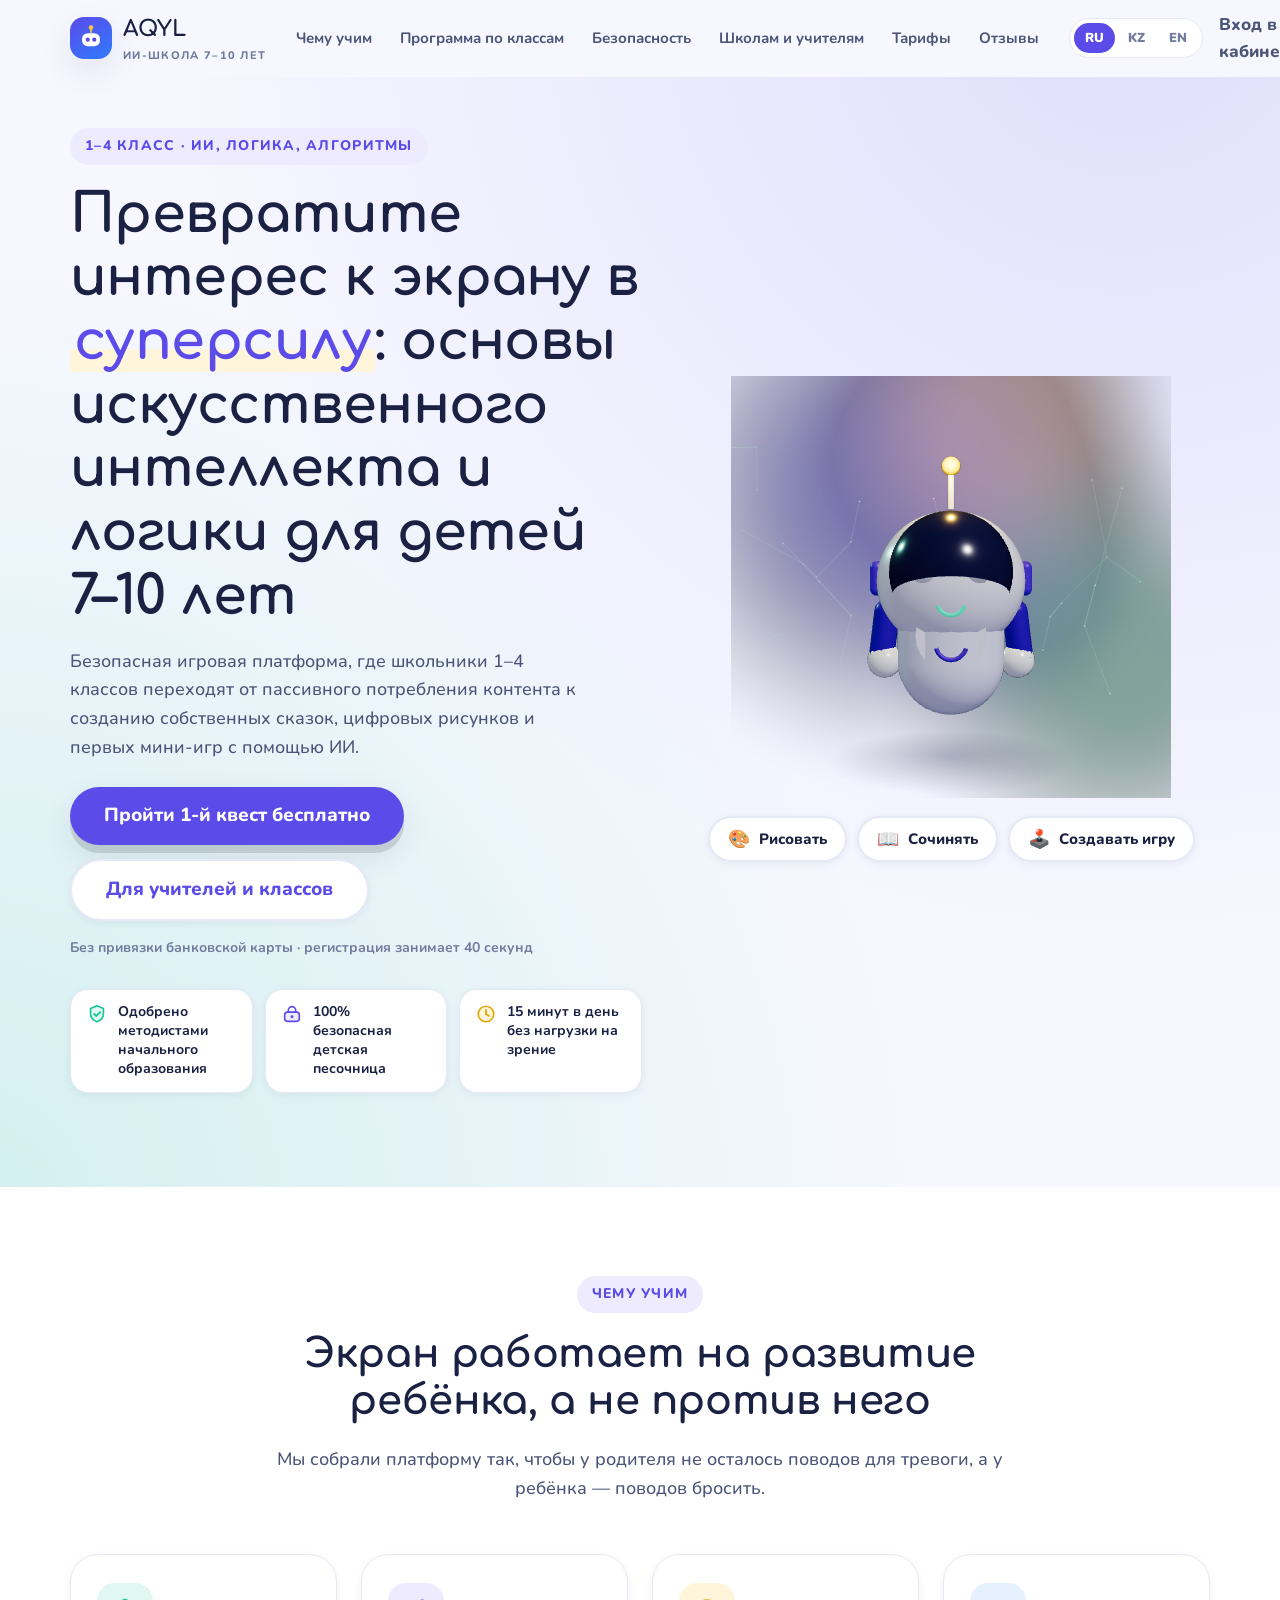
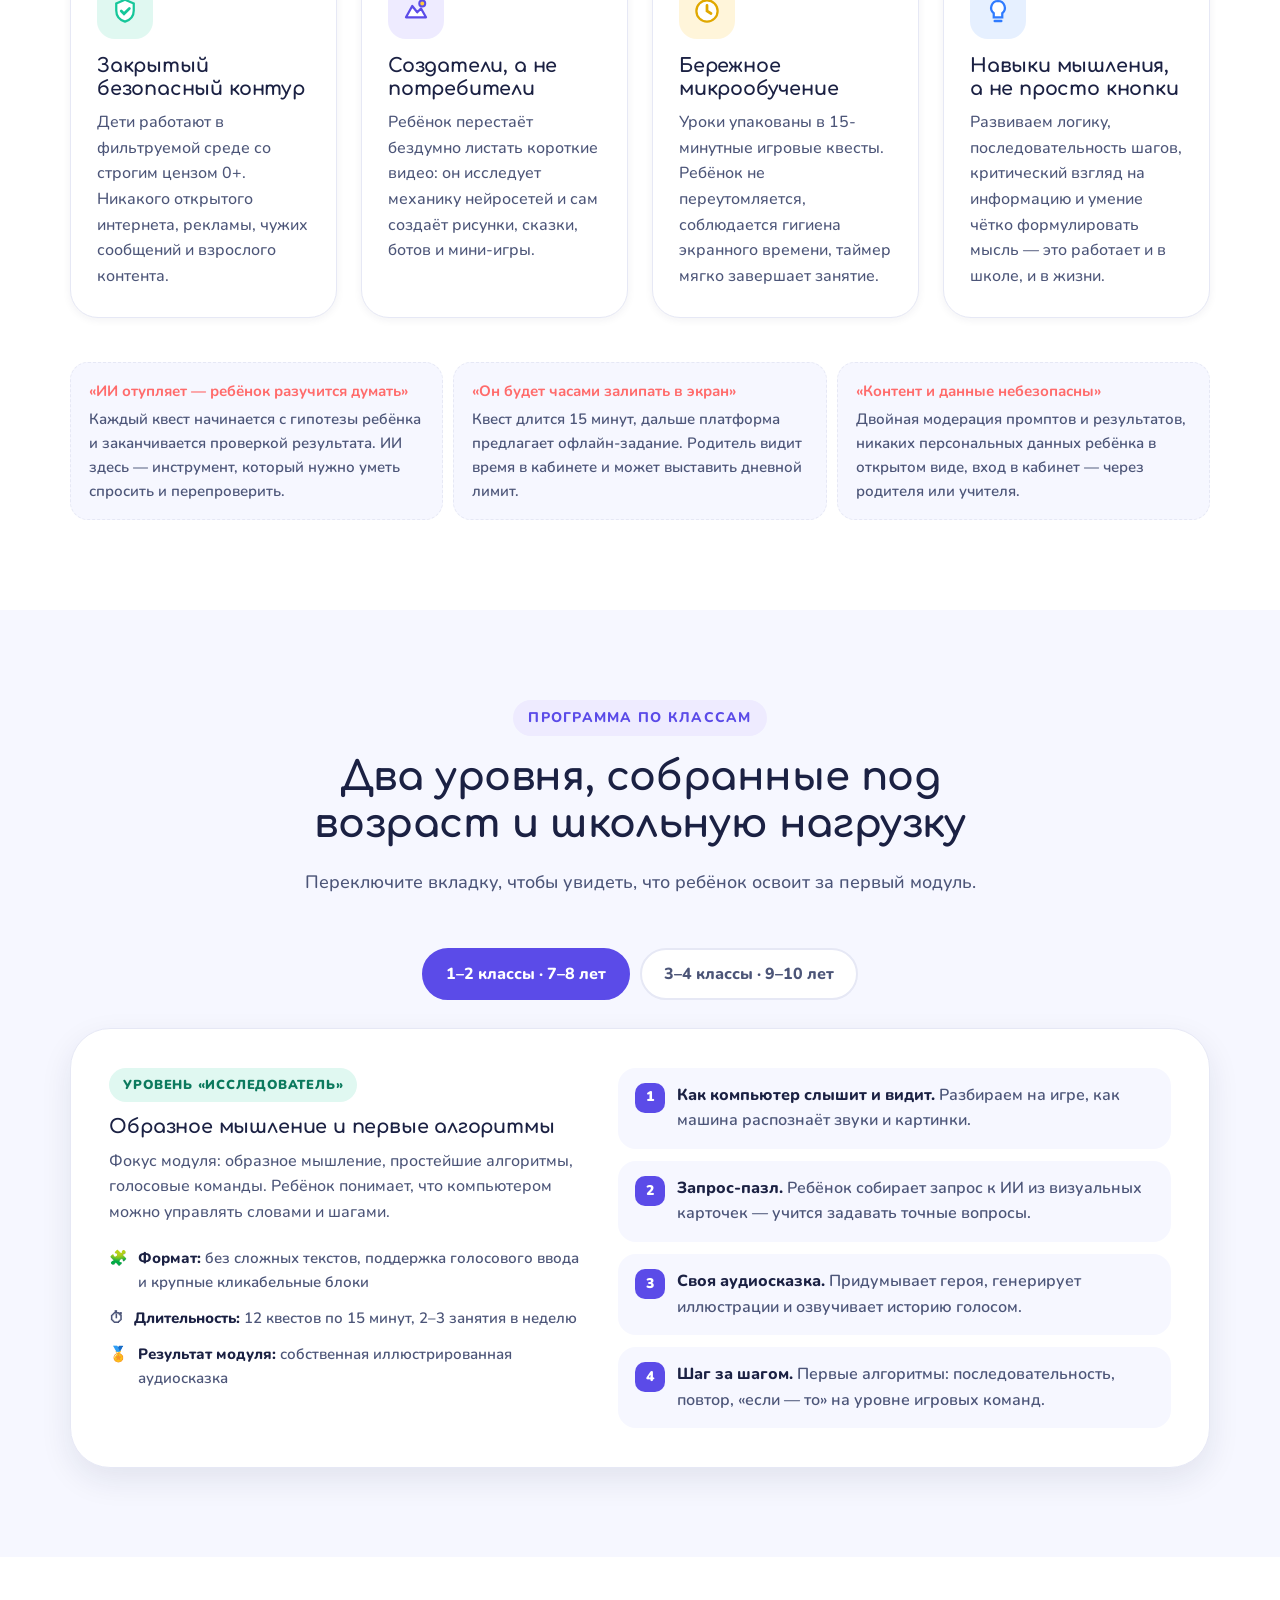
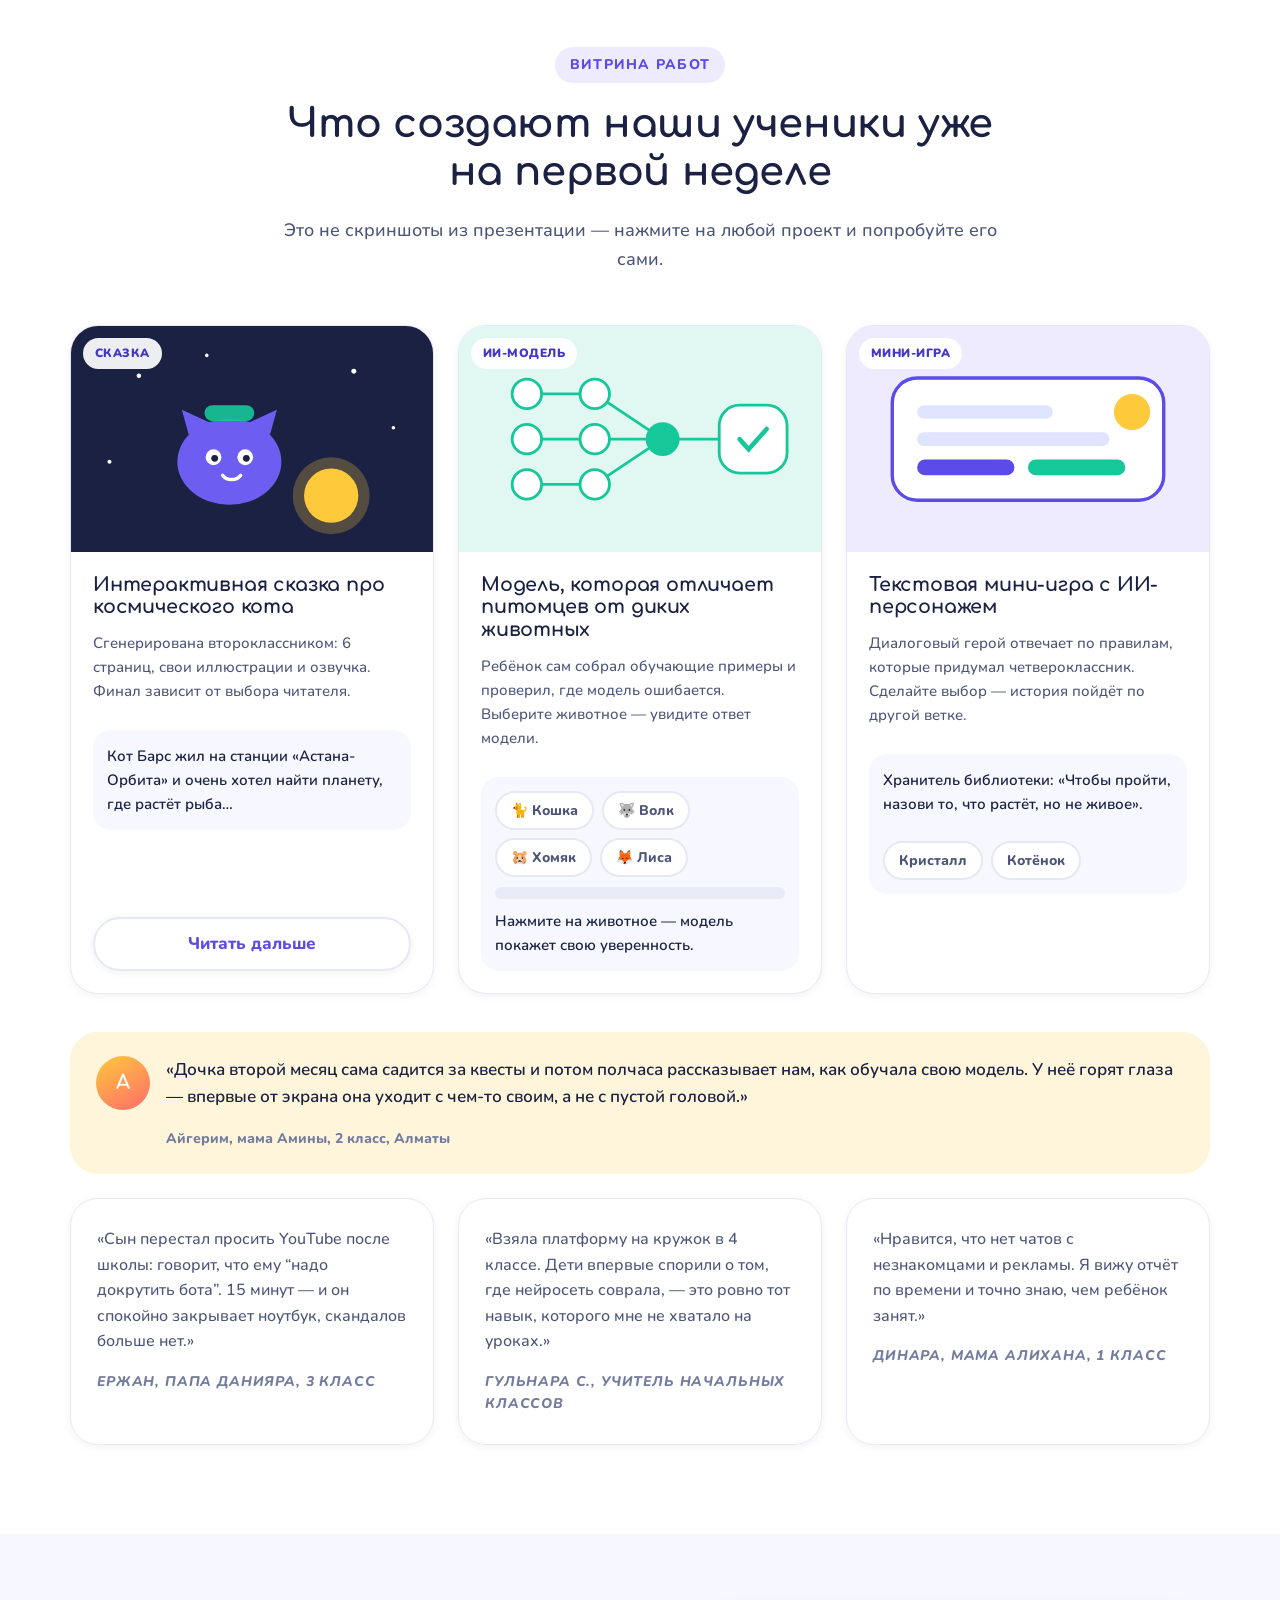
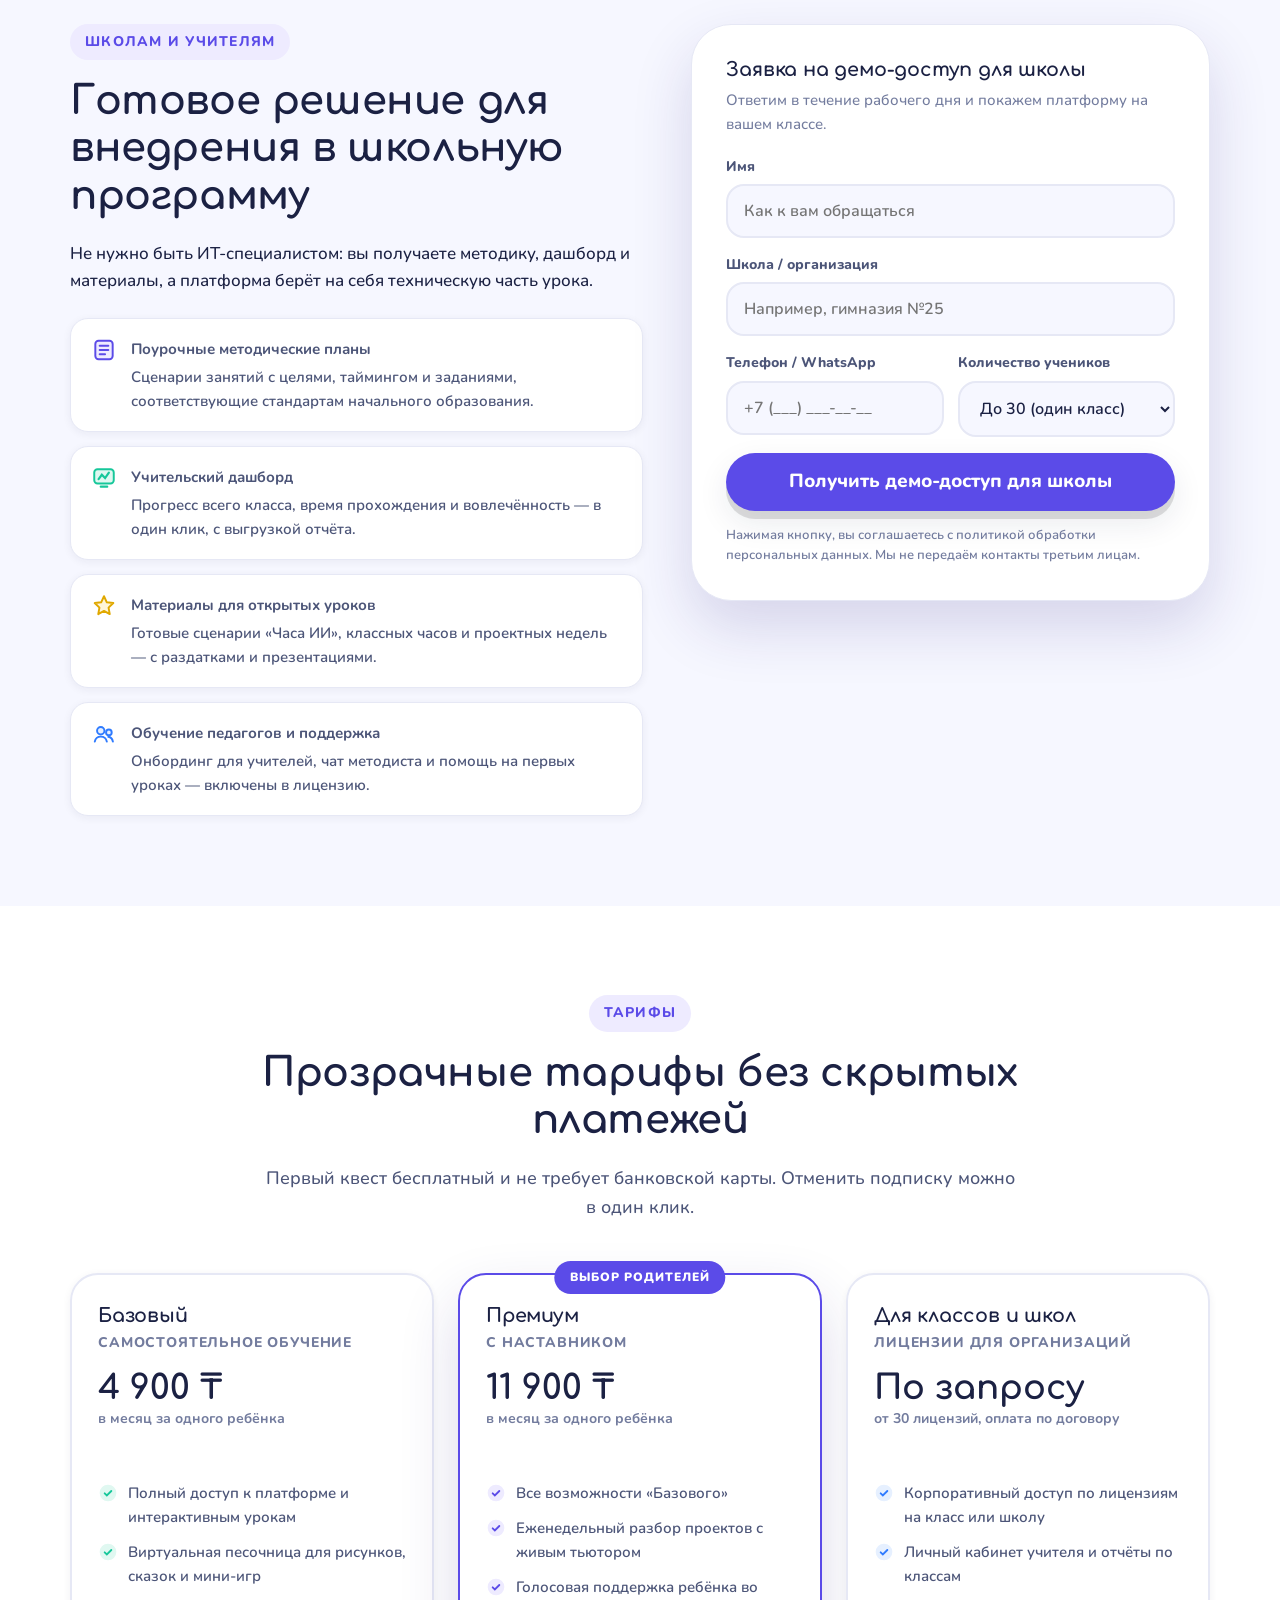
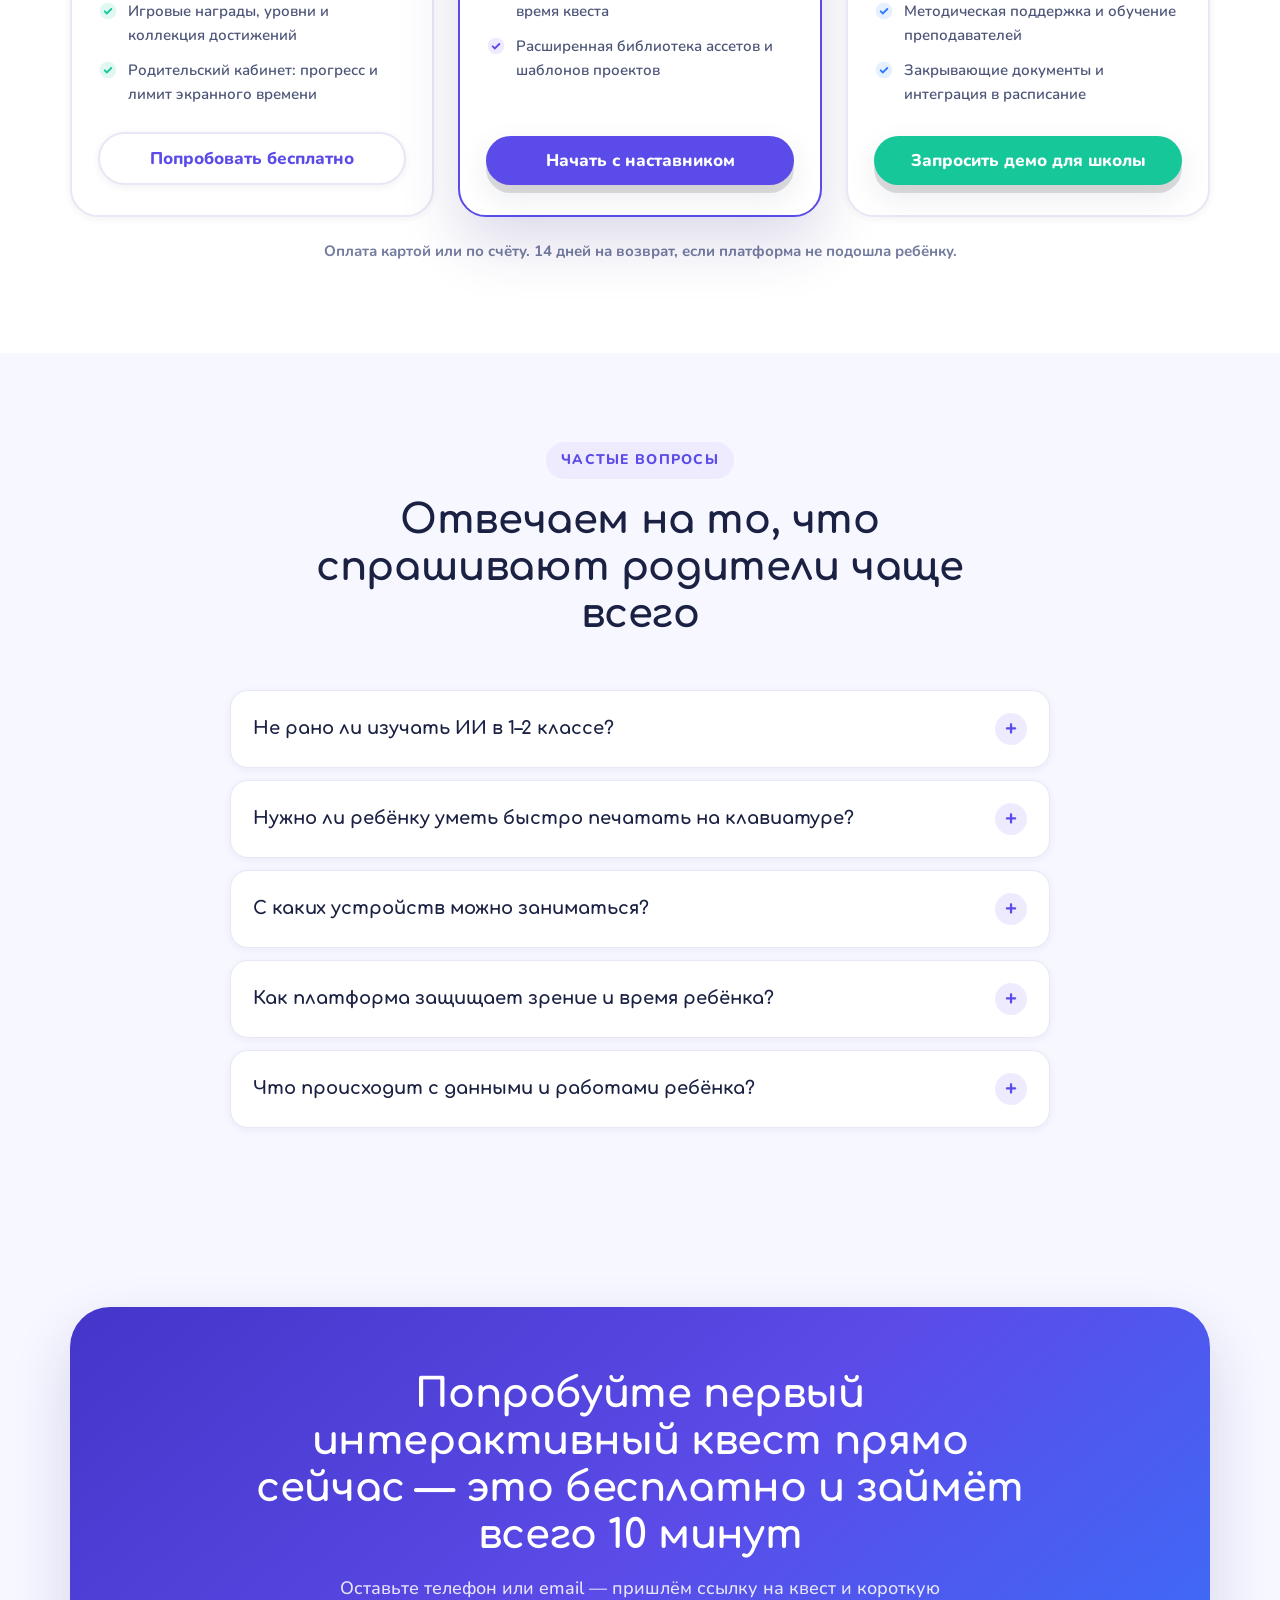
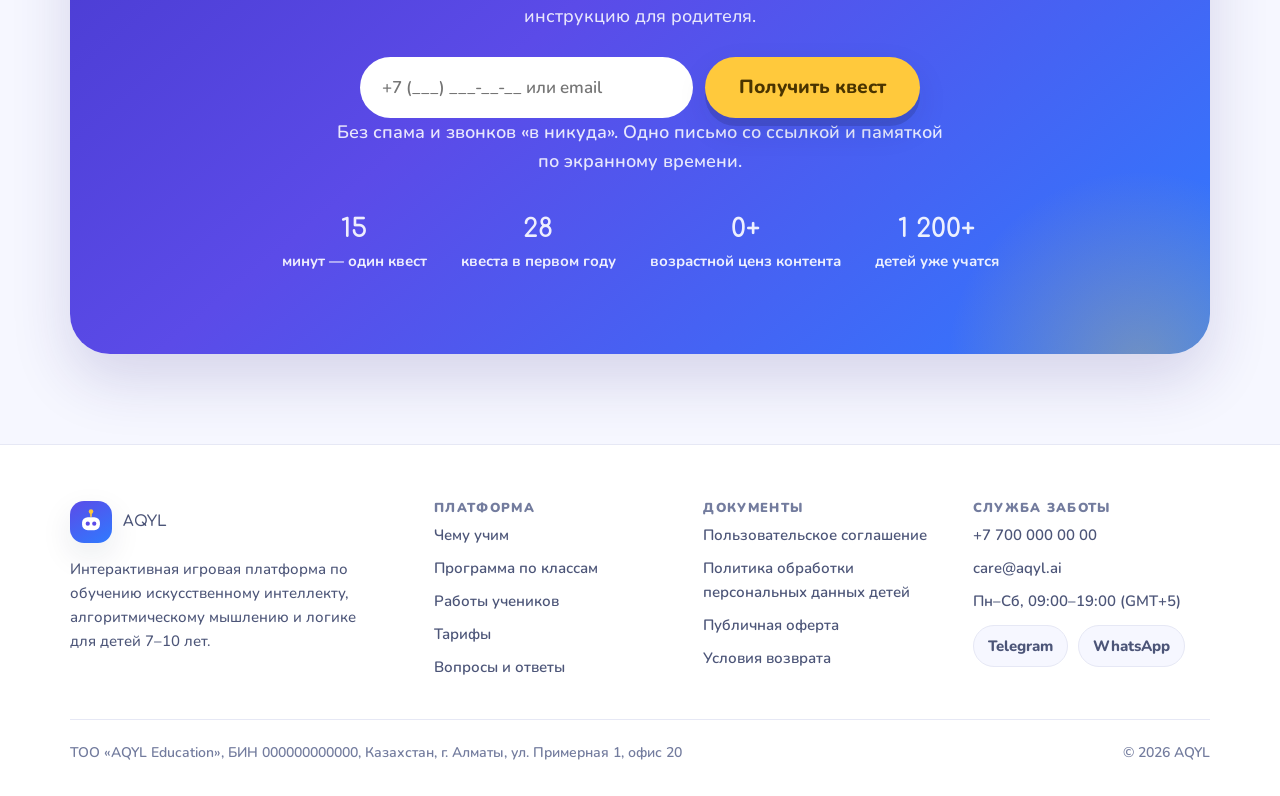
<file: landing/index.html>
<!DOCTYPE html>
<html lang="ru">

<head>
  <meta charset="utf-8">
  <meta name="viewport" content="width=device-width, initial-scale=1">
  <title>AQYL — ИИ, логика и алгоритмы для детей 7–10 лет</title>
  <meta name="description"
    content="Безопасная игровая платформа, где школьники 1–4 классов изучают искусственный интеллект, алгоритмическое мышление и логику: 15-минутные квесты, свои сказки, рисунки и мини-игры. Первый квест — бесплатно.">
  <meta name="theme-color" content="#5b4be8">
  <link rel="canonical" href="https://aqyl.ai/">

  <meta property="og:type" content="website">
  <meta property="og:title" content="AQYL — основы искусственного интеллекта для детей 7–10 лет">
  <meta property="og:description"
    content="Игровые 15-минутные квесты: ребёнок переходит от бездумного скроллинга к созданию своих сказок, рисунков и мини-игр с помощью ИИ. Закрытый безопасный контур 0+.">
  <meta property="og:locale" content="ru_RU">

  <link rel="icon"
    href="data:image/svg+xml,%3Csvg xmlns='http://www.w3.org/2000/svg' viewBox='0 0 32 32'%3E%3Crect width='32' height='32' rx='9' fill='%235b4be8'/%3E%3Crect x='7' y='10' width='18' height='14' rx='6' fill='%23fff'/%3E%3Ccircle cx='13' cy='17' r='2.4' fill='%235b4be8'/%3E%3Ccircle cx='19' cy='17' r='2.4' fill='%235b4be8'/%3E%3Crect x='15' y='4' width='2' height='6' rx='1' fill='%23ffc93c'/%3E%3Ccircle cx='16' cy='4' r='2.6' fill='%23ffc93c'/%3E%3C/svg%3E">

  <!-- Критический контент рендерится сразу: шрифты и стили не блокируют парсинг дольше необходимого -->
  <link rel="preconnect" href="https://fonts.googleapis.com">
  <link rel="preconnect" href="https://fonts.gstatic.com" crossorigin>
  <link rel="stylesheet" href="assets/css/styles.css">
  <link rel="stylesheet"
    href="https://fonts.googleapis.com/css2?family=Comfortaa:wght@600;700&family=Nunito:wght@500;600;700;800;900&display=swap"
    media="print" onload="this.media='all'">
  <noscript>
    <link rel="stylesheet"
      href="https://fonts.googleapis.com/css2?family=Comfortaa:wght@600;700&family=Nunito:wght@500;600;700;800;900&display=swap">
  </noscript>

  <!-- Интерактив подгружается фоном и не блокирует первый экран -->
  <script src="assets/js/i18n.js" defer></script>
  <script src="assets/js/main.js" defer></script>

  <!-- WebGL-сцена героя: ES-модуль Three.js (вендорим локально — без внешних CDN
       и рисков недоступности сети), не блокирует рендер страницы -->
  <script type="importmap">
    { "imports": { "three": "./assets/js/vendor/three.module.min.js" } }
  </script>
  <script type="module" src="assets/js/hero-scene.js"></script>
</head>

<body>
  <a class="skip-link" href="#main" data-i18n="a11y.skip">Перейти к основному содержанию</a>

  <!-- ======================= HEADER ======================= -->
  <header class="header" id="header">
    <div class="wrap header__inner">
      <a class="logo" href="#top" aria-label="AQYL — на главную">
        <span class="logo__mark" aria-hidden="true">
          <svg viewBox="0 0 32 32" fill="none">
            <rect x="5" y="10" width="22" height="16" rx="7" fill="#fff" />
            <circle cx="12" cy="18" r="2.6" fill="#5b4be8" />
            <circle cx="20" cy="18" r="2.6" fill="#5b4be8" />
            <rect x="15" y="3" width="2" height="7" rx="1" fill="#ffc93c" />
            <circle cx="16" cy="3.2" r="2.8" fill="#ffc93c" />
          </svg>
        </span>
        <span>AQYL<small data-i18n="brand.tag">ИИ-школа 7–10 лет</small></span>
      </a>

      <nav class="nav" id="nav" aria-label="Основная навигация">
        <div class="lang lang--nav" role="group" aria-label="Язык интерфейса">
          <button type="button" data-lang="ru" aria-pressed="true">RU</button>
          <button type="button" data-lang="kz" aria-pressed="false">KZ</button>
          <button type="button" data-lang="en" aria-pressed="false">EN</button>
        </div>
        <ul class="nav__list">
          <li><a href="#learn" data-i18n="nav.learn">Чему учим</a></li>
          <li><a href="#program" data-i18n="nav.program">Программа по классам</a></li>
          <li><a href="#safety" data-i18n="nav.safety">Безопасность</a></li>
          <li><a href="#schools" data-i18n="nav.schools">Школам и учителям</a></li>
          <li><a href="#pricing" data-i18n="nav.pricing">Тарифы</a></li>
          <li><a href="#reviews" data-i18n="nav.reviews">Отзывы</a></li>
          <li class="nav__login-mobile"><a href="#login" data-i18n="nav.login">Вход в кабинет</a></li>
        </ul>
      </nav>

      <div class="header__actions">
        <div class="lang lang--header" role="group" aria-label="Язык интерфейса">
          <button type="button" data-lang="ru" aria-pressed="true">RU</button>
          <button type="button" data-lang="kz" aria-pressed="false">KZ</button>
          <button type="button" data-lang="en" aria-pressed="false">EN</button>
        </div>
        <a class="btn-link" href="#login" data-i18n="nav.login">Вход в кабинет</a>
        <button class="btn btn--sun" type="button" data-open-modal>
          <span class="cta-full" data-i18n="cta.try">Попробовать бесплатно</span>
          <span class="cta-short" data-i18n="cta.tryShort">Начать</span>
        </button>
        <button class="burger" type="button" id="burger" aria-expanded="false" aria-controls="nav"
          aria-label="Меню"><span></span></button>
      </div>
    </div>
  </header>

  <main id="main">
    <span id="top"></span>

    <!-- ======================= HERO ======================= -->
    <section class="hero">
      <div class="wrap hero__grid">
        <div class="hero__text">
          <span class="eyebrow" data-i18n="hero.eyebrow">1–4 класс · ИИ, логика, алгоритмы</span>
          <h1 data-i18n="hero.h1" data-i18n-html>Превратите интерес к экрану в <em>суперсилу</em>: основы искусственного
            интеллекта и логики для детей 7–10 лет</h1>
          <p class="hero__sub" data-i18n="hero.sub">Безопасная игровая платформа, где школьники 1–4 классов переходят от
            пассивного потребления контента к созданию собственных сказок, цифровых рисунков и первых мини-игр с помощью
            ИИ.</p>

          <div class="hero__cta">
            <button class="btn btn--lg" type="button" data-open-modal data-i18n="cta.quest">Пройти 1-й квест
              бесплатно</button>
            <a class="btn btn--lg btn--ghost" href="#schools" data-i18n="cta.teachers">Для учителей и классов</a>
          </div>
          <p class="hero__note" data-i18n="hero.note">Без привязки банковской карты · регистрация занимает 40 секунд</p>

          <ul class="trust">
            <li>
              <svg viewBox="0 0 24 24" fill="none" aria-hidden="true">
                <path d="M12 3l7 3v5.5c0 4.2-2.9 7.6-7 9-4.1-1.4-7-4.8-7-9V6l7-3z" fill="#e0f8f1" stroke="#16c79a"
                  stroke-width="1.8" />
                <path d="M9 12l2.2 2.2L15.5 10" stroke="#16c79a" stroke-width="2" stroke-linecap="round" />
              </svg>
              <span data-i18n="trust.1">Одобрено методистами начального образования</span>
            </li>
            <li>
              <svg viewBox="0 0 24 24" fill="none" aria-hidden="true">
                <rect x="4" y="10" width="16" height="10" rx="3" fill="#eeebff" stroke="#5b4be8" stroke-width="1.8" />
                <path d="M8 10V8a4 4 0 018 0v2" stroke="#5b4be8" stroke-width="1.8" stroke-linecap="round" />
                <circle cx="12" cy="15" r="1.6" fill="#5b4be8" />
              </svg>
              <span data-i18n="trust.2">100% безопасная детская песочница</span>
            </li>
            <li>
              <svg viewBox="0 0 24 24" fill="none" aria-hidden="true">
                <circle cx="12" cy="12" r="8.5" fill="#fff5da" stroke="#e0a800" stroke-width="1.8" />
                <path d="M12 7.5V12l3 2" stroke="#e0a800" stroke-width="2" stroke-linecap="round" />
              </svg>
              <span data-i18n="trust.3">15 минут в день без нагрузки на зрение</span>
            </li>
          </ul>
        </div>

        <!-- Интерактивная сцена: WebGL-робот на Three.js (см. assets/js/hero-scene.js) -->
        <div class="scene" id="scene" data-mode="idle">
          <div class="scene__stage" id="stage">
            <canvas class="scene__canvas" id="heroCanvas" role="img"
              aria-label="Робот-помощник Аки — интерактивная 3D-сцена"></canvas>

            <div class="scene__fallback" id="sceneFallback" aria-hidden="true">
              <span class="scene__fallback-orb"></span>
            </div>

            <!-- Всплывающие карточки-результаты -->
            <div class="scene__card scene__card--canvas" id="cardDraw" aria-live="polite">
              <h4 data-i18n="scene.drawTitle">Холст ученика</h4>
              <div class="canvas-art" id="canvasArt"></div>
            </div>

            <div class="scene__card scene__card--story" id="cardStory" aria-live="polite">
              <h4 data-i18n="scene.storyTitle">Сказка, которую пишет ребёнок</h4>
              <p class="story-text" id="storyText"></p>
            </div>

            <div class="scene__card scene__card--game" id="cardGame" aria-live="polite">
              <h4 data-i18n="scene.gameTitle">Мини-игра: уровень 1</h4>
              <div class="pix" id="pixGrid" aria-hidden="true"></div>
            </div>
          </div>

          <div class="scene__triggers" role="group" aria-label="Попробуйте, что умеет робот Аки">
            <button class="trigger" type="button" data-mode-btn="draw" aria-pressed="false">
              <span aria-hidden="true">🎨</span><span data-i18n="scene.draw">Рисовать</span>
            </button>
            <button class="trigger" type="button" data-mode-btn="story" aria-pressed="false">
              <span aria-hidden="true">📖</span><span data-i18n="scene.story">Сочинять</span>
            </button>
            <button class="trigger" type="button" data-mode-btn="game" aria-pressed="false">
              <span aria-hidden="true">🕹️</span><span data-i18n="scene.game">Создавать игру</span>
            </button>
          </div>
        </div>
      </div>
    </section>

    <!-- ======================= WHY US / SAFETY ======================= -->
    <section class="section section--tint" id="learn">
      <div class="wrap">
        <div class="section__head reveal">
          <span class="eyebrow" data-i18n="learn.eyebrow">Чему учим</span>
          <h2 data-i18n="learn.h2">Экран работает на развитие ребёнка, а не против него</h2>
          <p data-i18n="learn.sub">Мы собрали платформу так, чтобы у родителя не осталось поводов для тревоги, а у
            ребёнка — поводов бросить.</p>
        </div>

        <div class="cards">
          <article class="card reveal">
            <div class="card__ico card__ico--mint" aria-hidden="true">
              <svg viewBox="0 0 24 24" fill="none">
                <path d="M12 3l7 3v5.5c0 4.2-2.9 7.6-7 9-4.1-1.4-7-4.8-7-9V6l7-3z" fill="#fff" stroke="#16c79a"
                  stroke-width="1.8" />
                <path d="M9 12l2.2 2.2L15.5 10" stroke="#16c79a" stroke-width="2.2" stroke-linecap="round" />
              </svg>
            </div>
            <h3 data-i18n="learn.c1.t">Закрытый безопасный контур</h3>
            <p data-i18n="learn.c1.d">Дети работают в фильтруемой среде со строгим цензом 0+. Никакого открытого
              интернета, рекламы, чужих сообщений и взрослого контента.</p>
          </article>

          <article class="card reveal">
            <div class="card__ico card__ico--violet" aria-hidden="true">
              <svg viewBox="0 0 24 24" fill="none">
                <path d="M4 17l5-9 4 5 3-3 4 7H4z" fill="#fff" stroke="#5b4be8" stroke-width="1.8"
                  stroke-linejoin="round" />
                <circle cx="17" cy="6" r="2.4" fill="#ffc93c" stroke="#5b4be8" stroke-width="1.6" />
              </svg>
            </div>
            <h3 data-i18n="learn.c2.t">Создатели, а не потребители</h3>
            <p data-i18n="learn.c2.d">Ребёнок перестаёт бездумно листать короткие видео: он исследует механику
              нейросетей и сам создаёт рисунки, сказки, ботов и мини-игры.</p>
          </article>

          <article class="card reveal">
            <div class="card__ico card__ico--sun" aria-hidden="true">
              <svg viewBox="0 0 24 24" fill="none">
                <circle cx="12" cy="12" r="8.5" fill="#fff" stroke="#e0a800" stroke-width="1.8" />
                <path d="M12 7.5V12l3.2 2" stroke="#e0a800" stroke-width="2.2" stroke-linecap="round" />
              </svg>
            </div>
            <h3 data-i18n="learn.c3.t">Бережное микрообучение</h3>
            <p data-i18n="learn.c3.d">Уроки упакованы в 15-минутные игровые квесты. Ребёнок не переутомляется,
              соблюдается гигиена экранного времени, таймер мягко завершает занятие.</p>
          </article>

          <article class="card reveal">
            <div class="card__ico card__ico--blue" aria-hidden="true">
              <svg viewBox="0 0 24 24" fill="none">
                <path d="M12 4a5.5 5.5 0 00-3.4 9.8V17h6.8v-3.2A5.5 5.5 0 0012 4z" fill="#fff" stroke="#2f7bff"
                  stroke-width="1.8" />
                <path d="M9.4 20h5.2" stroke="#2f7bff" stroke-width="2" stroke-linecap="round" />
              </svg>
            </div>
            <h3 data-i18n="learn.c4.t">Навыки мышления, а не просто кнопки</h3>
            <p data-i18n="learn.c4.d">Развиваем логику, последовательность шагов, критический взгляд на информацию и
              умение чётко формулировать мысль — это работает и в школе, и в жизни.</p>
          </article>
        </div>

        <div id="safety" class="myth reveal">
          <div>
            <b data-i18n="safety.m1.q">«ИИ отупляет — ребёнок разучится думать»</b>
            <span data-i18n="safety.m1.a">Каждый квест начинается с гипотезы ребёнка и заканчивается проверкой
              результата. ИИ здесь — инструмент, который нужно уметь спросить и перепроверить.</span>
          </div>
          <div>
            <b data-i18n="safety.m2.q">«Он будет часами залипать в экран»</b>
            <span data-i18n="safety.m2.a">Квест длится 15 минут, дальше платформа предлагает офлайн-задание. Родитель
              видит время в кабинете и может выставить дневной лимит.</span>
          </div>
          <div>
            <b data-i18n="safety.m3.q">«Контент и данные небезопасны»</b>
            <span data-i18n="safety.m3.a">Двойная модерация промптов и результатов, никаких персональных данных ребёнка
              в открытом виде, вход в кабинет — через родителя или учителя.</span>
          </div>
        </div>
      </div>
    </section>

    <!-- ======================= CURRICULUM ======================= -->
    <section class="section" id="program">
      <div class="wrap">
        <div class="section__head reveal">
          <span class="eyebrow" data-i18n="prog.eyebrow">Программа по классам</span>
          <h2 data-i18n="prog.h2">Два уровня, собранные под возраст и школьную нагрузку</h2>
          <p data-i18n="prog.sub">Переключите вкладку, чтобы увидеть, что ребёнок освоит за первый модуль.</p>
        </div>

        <div class="tabs" role="tablist" aria-label="Уровни программы">
          <button class="tab" type="button" role="tab" id="tab-1" aria-controls="panel-1" aria-selected="true"
            data-i18n="prog.tab1">1–2 классы · 7–8 лет</button>
          <button class="tab" type="button" role="tab" id="tab-2" aria-controls="panel-2" aria-selected="false"
            data-i18n="prog.tab2">3–4 классы · 9–10 лет</button>
        </div>

        <div class="panel" id="panel-1" role="tabpanel" aria-labelledby="tab-1" tabindex="0">
          <div>
            <span class="panel__level" data-i18n="prog.p1.level">Уровень «Исследователь»</span>
            <h3 data-i18n="prog.p1.t">Образное мышление и первые алгоритмы</h3>
            <p class="panel__focus" data-i18n="prog.p1.focus">Фокус модуля: образное мышление, простейшие алгоритмы,
              голосовые команды. Ребёнок понимает, что компьютером можно управлять словами и шагами.</p>
            <ul class="panel__meta">
              <li>🧩 <span><b data-i18n="prog.fmtLabel">Формат:</b> <span data-i18n="prog.p1.fmt">без сложных текстов,
                    поддержка голосового ввода и крупные кликабельные блоки</span></span></li>
              <li>⏱ <span><b data-i18n="prog.lenLabel">Длительность:</b> <span data-i18n="prog.p1.len">12 квестов по 15
                    минут, 2–3 занятия в неделю</span></span></li>
              <li>🏅 <span><b data-i18n="prog.resLabel">Результат модуля:</b> <span data-i18n="prog.p1.res">собственная
                    иллюстрированная аудиосказка</span></span></li>
            </ul>
          </div>
          <ul class="skills">
            <li><span class="num" aria-hidden="true">1</span><span data-i18n="prog.p1.s1"><strong>Как компьютер слышит и
                  видит.</strong> Разбираем на игре, как машина распознаёт звуки и картинки.</span></li>
            <li><span class="num" aria-hidden="true">2</span><span data-i18n="prog.p1.s2"><strong>Запрос-пазл.</strong>
                Ребёнок собирает запрос к ИИ из визуальных карточек — учится задавать точные вопросы.</span></li>
            <li><span class="num" aria-hidden="true">3</span><span data-i18n="prog.p1.s3"><strong>Своя
                  аудиосказка.</strong> Придумывает героя, генерирует иллюстрации и озвучивает историю голосом.</span>
            </li>
            <li><span class="num" aria-hidden="true">4</span><span data-i18n="prog.p1.s4"><strong>Шаг за шагом.</strong>
                Первые алгоритмы: последовательность, повтор, «если — то» на уровне игровых команд.</span></li>
          </ul>
        </div>

        <div class="panel" id="panel-2" role="tabpanel" aria-labelledby="tab-2" tabindex="0" hidden>
          <div>
            <span class="panel__level" data-i18n="prog.p2.level">Уровень «Инженер»</span>
            <h3 data-i18n="prog.p2.t">Логика, промпт-дизайн и цифровая безопасность</h3>
            <p class="panel__focus" data-i18n="prog.p2.focus">Фокус модуля: логические условия, циклы, промпт-дизайн и
              цифровая безопасность. Ребёнок проектирует поведение программы и проверяет факты.</p>
            <ul class="panel__meta">
              <li>🧩 <span><b data-i18n="prog.fmtLabel">Формат:</b> <span data-i18n="prog.p2.fmt">визуальное блочное
                    программирование, текстовые промпты, проектная работа</span></span></li>
              <li>⏱ <span><b data-i18n="prog.lenLabel">Длительность:</b> <span data-i18n="prog.p2.len">16 квестов по 15
                    минут + защита проекта</span></span></li>
              <li>🏅 <span><b data-i18n="prog.resLabel">Результат модуля:</b> <span data-i18n="prog.p2.res">свой
                    чат-бот-помощник и мини-игра с ветвлением</span></span></li>
            </ul>
          </div>
          <ul class="skills">
            <li><span class="num" aria-hidden="true">1</span><span data-i18n="prog.p2.s1"><strong>Как устроены
                  нейросети.</strong> На простых моделях показываем, что такое обучение на примерах и ошибка.</span>
            </li>
            <li><span class="num" aria-hidden="true">2</span><span data-i18n="prog.p2.s2"><strong>Ветвящиеся
                  сценарии.</strong> Условия и циклы: ребёнок собирает историю, где выбор меняет финал.</span></li>
            <li><span class="num" aria-hidden="true">3</span><span data-i18n="prog.p2.s3"><strong>Свой
                  чат-бот-помощник.</strong> Формулирует роль, правила и запреты для бота — это и есть
                промпт-дизайн.</span></li>
            <li><span class="num" aria-hidden="true">4</span><span data-i18n="prog.p2.s4"><strong>Фактчекинг.</strong>
                Учится замечать выдумки нейросети и проверять данные по источникам.</span></li>
          </ul>
        </div>
      </div>
    </section>

    <!-- ======================= SHOWCASE ======================= -->
    <section class="section section--tint" id="showcase">
      <div class="wrap">
        <div class="section__head reveal">
          <span class="eyebrow" data-i18n="show.eyebrow">Витрина работ</span>
          <h2 data-i18n="show.h2">Что создают наши ученики уже на первой неделе</h2>
          <p data-i18n="show.sub">Это не скриншоты из презентации — нажмите на любой проект и попробуйте его сами.</p>
        </div>

        <div class="showcase">
          <!-- Проект 1: сказка -->
          <article class="work reveal">
            <div class="work__media">
              <span class="work__tag" data-i18n="show.w1.tag">Сказка</span>
              <svg viewBox="0 0 320 200" aria-hidden="true">
                <rect width="320" height="200" fill="#1b2143" />
                <circle cx="60" cy="44" r="2" fill="#fff" />
                <circle cx="120" cy="26" r="1.6" fill="#fff" />
                <circle cx="250" cy="40" r="2.2" fill="#fff" />
                <circle cx="285" cy="90" r="1.6" fill="#fff" />
                <circle cx="34" cy="120" r="1.8" fill="#fff" />
                <circle cx="230" cy="150" r="34" fill="#ffc93c" opacity=".25" />
                <circle cx="230" cy="150" r="24" fill="#ffc93c" />
                <g>
                  <ellipse cx="140" cy="120" rx="46" ry="38" fill="#6d5df0" />
                  <path d="M104 96l-6-22 26 12zM176 96l6-22-26 12z" fill="#6d5df0" />
                  <circle cx="126" cy="116" r="7" fill="#fff" />
                  <circle cx="154" cy="116" r="7" fill="#fff" />
                  <circle cx="127" cy="117" r="3" fill="#1b2143" />
                  <circle cx="155" cy="117" r="3" fill="#1b2143" />
                  <path d="M134 132c4 5 12 5 16 0" stroke="#fff" stroke-width="3" stroke-linecap="round" fill="none" />
                  <rect x="118" y="70" width="44" height="14" rx="7" fill="#16c79a" opacity=".9" />
                </g>
              </svg>
            </div>
            <div class="work__body">
              <h3 data-i18n="show.w1.t">Интерактивная сказка про космического кота</h3>
              <p data-i18n="show.w1.d">Сгенерирована второклассником: 6 страниц, свои иллюстрации и озвучка. Финал
                зависит от выбора читателя.</p>
              <div class="work__demo" id="demoStory">
                <p data-i18n="show.w1.page1">Кот Барс жил на станции «Астана-Орбита» и очень хотел найти планету, где
                  растёт рыба…</p>
              </div>
              <button class="btn btn--ghost" type="button" id="btnStoryNext" data-i18n="show.w1.btn">Читать
                дальше</button>
            </div>
          </article>

          <!-- Проект 2: классификатор -->
          <article class="work reveal">
            <div class="work__media">
              <span class="work__tag" data-i18n="show.w2.tag">ИИ-модель</span>
              <svg viewBox="0 0 320 200" aria-hidden="true">
                <rect width="320" height="200" fill="#e0f8f1" />
                <g stroke="#16c79a" stroke-width="2.5" fill="none">
                  <path d="M60 60h60M60 100h60M60 140h60" />
                  <path d="M120 60l60 40M120 100h60M120 140l60-40" />
                  <path d="M180 100h60" />
                </g>
                <circle cx="60" cy="60" r="13" fill="#fff" stroke="#16c79a" stroke-width="2.5" />
                <circle cx="60" cy="100" r="13" fill="#fff" stroke="#16c79a" stroke-width="2.5" />
                <circle cx="60" cy="140" r="13" fill="#fff" stroke="#16c79a" stroke-width="2.5" />
                <circle cx="120" cy="60" r="13" fill="#fff" stroke="#16c79a" stroke-width="2.5" />
                <circle cx="120" cy="100" r="13" fill="#fff" stroke="#16c79a" stroke-width="2.5" />
                <circle cx="120" cy="140" r="13" fill="#fff" stroke="#16c79a" stroke-width="2.5" />
                <circle cx="180" cy="100" r="15" fill="#16c79a" />
                <rect x="230" y="70" width="60" height="60" rx="18" fill="#fff" stroke="#16c79a" stroke-width="2.5" />
                <path d="M248 100l8 9 16-18" stroke="#16c79a" stroke-width="4" stroke-linecap="round" fill="none" />
              </svg>
            </div>
            <div class="work__body">
              <h3 data-i18n="show.w2.t">Модель, которая отличает питомцев от диких животных</h3>
              <p data-i18n="show.w2.d">Ребёнок сам собрал обучающие примеры и проверил, где модель ошибается. Выберите
                животное — увидите ответ модели.</p>
              <div class="work__demo">
                <div class="chips" id="clsChips">
                  <button class="chip" type="button" data-animal="cat" data-i18n="show.w2.cat">🐈 Кошка</button>
                  <button class="chip" type="button" data-animal="wolf" data-i18n="show.w2.wolf">🐺 Волк</button>
                  <button class="chip" type="button" data-animal="hamster"
                    data-i18n="show.w2.hamster">🐹 Хомяк</button>
                  <button class="chip" type="button" data-animal="fox" data-i18n="show.w2.fox">🦊 Лиса</button>
                </div>
                <div class="meter" aria-hidden="true"><i id="clsMeter"></i></div>
                <p id="clsOut" aria-live="polite" data-i18n="show.w2.hint">Нажмите на животное — модель покажет свою
                  уверенность.</p>
              </div>
            </div>
          </article>

          <!-- Проект 3: мини-игра -->
          <article class="work reveal">
            <div class="work__media">
              <span class="work__tag" data-i18n="show.w3.tag">Мини-игра</span>
              <svg viewBox="0 0 320 200" aria-hidden="true">
                <rect width="320" height="200" fill="#eeebff" />
                <rect x="40" y="46" width="240" height="108" rx="22" fill="#fff" stroke="#5b4be8" stroke-width="3" />
                <rect x="62" y="70" width="120" height="12" rx="6" fill="#dfe4ff" />
                <rect x="62" y="94" width="170" height="12" rx="6" fill="#dfe4ff" />
                <rect x="62" y="118" width="86" height="14" rx="7" fill="#5b4be8" />
                <rect x="160" y="118" width="86" height="14" rx="7" fill="#16c79a" />
                <circle cx="252" cy="76" r="16" fill="#ffc93c" />
              </svg>
            </div>
            <div class="work__body">
              <h3 data-i18n="show.w3.t">Текстовая мини-игра с ИИ-персонажем</h3>
              <p data-i18n="show.w3.d">Диалоговый герой отвечает по правилам, которые придумал четвероклассник. Сделайте
                выбор — история пойдёт по другой ветке.</p>
              <div class="work__demo">
                <p id="gameOut" aria-live="polite" data-i18n="show.w3.start">Хранитель библиотеки: «Чтобы пройти, назови
                  то, что растёт, но не живое».</p>
                <div class="chips" id="gameChips">
                  <button class="chip" type="button" data-answer="crystal" data-i18n="show.w3.a1">Кристалл</button>
                  <button class="chip" type="button" data-answer="cat" data-i18n="show.w3.a2">Котёнок</button>
                </div>
              </div>
            </div>
          </article>
        </div>

        <div class="quote reveal" id="reviews">
          <span class="quote__ava" aria-hidden="true">А</span>
          <div>
            <p data-i18n="show.q1">«Дочка второй месяц сама садится за квесты и потом полчаса рассказывает нам, как
              обучала свою модель. У неё горят глаза — впервые от экрана она уходит с чем-то своим, а не с пустой
              головой.»</p>
            <cite data-i18n="show.q1.a">Айгерим, мама Амины, 2 класс, Алматы</cite>
          </div>
        </div>

        <div class="cards reveal" style="margin-top:24px">
          <article class="card">
            <p data-i18n="show.q2">«Сын перестал просить YouTube после школы: говорит, что ему “надо докрутить бота”.
              15 минут — и он спокойно закрывает ноутбук, скандалов больше нет.»</p>
            <cite class="plan__for" style="margin:12px 0 0;display:block" data-i18n="show.q2.a">Ержан, папа Данияра,
              3 класс</cite>
          </article>
          <article class="card">
            <p data-i18n="show.q3">«Взяла платформу на кружок в 4 классе. Дети впервые спорили о том, где нейросеть
              соврала, — это ровно тот навык, которого мне не хватало на уроках.»</p>
            <cite class="plan__for" style="margin:12px 0 0;display:block" data-i18n="show.q3.a">Гульнара С., учитель
              начальных классов</cite>
          </article>
          <article class="card">
            <p data-i18n="show.q4">«Нравится, что нет чатов с незнакомцами и рекламы. Я вижу отчёт по времени и точно
              знаю, чем ребёнок занят.»</p>
            <cite class="plan__for" style="margin:12px 0 0;display:block" data-i18n="show.q4.a">Динара, мама Алихана,
              1 класс</cite>
          </article>
        </div>
      </div>
    </section>

    <!-- ======================= B2B ======================= -->
    <section class="section" id="schools">
      <div class="wrap b2b">
        <div class="reveal">
          <span class="eyebrow" data-i18n="b2b.eyebrow">Школам и учителям</span>
          <h2 data-i18n="b2b.h2">Готовое решение для внедрения в школьную программу</h2>
          <p data-i18n="b2b.sub">Не нужно быть ИТ-специалистом: вы получаете методику, дашборд и материалы, а платформа
            берёт на себя техническую часть урока.</p>

          <ul class="b2b__list">
            <li>
              <svg viewBox="0 0 24 24" fill="none" aria-hidden="true">
                <rect x="4" y="3.5" width="16" height="17" rx="3" fill="#eeebff" stroke="#5b4be8" stroke-width="1.8" />
                <path d="M8 8h8M8 12h8M8 16h5" stroke="#5b4be8" stroke-width="1.8" stroke-linecap="round" />
              </svg>
              <span><b data-i18n="b2b.i1.t">Поурочные методические планы</b><span data-i18n="b2b.i1.d">Сценарии занятий
                  с целями, таймингом и заданиями, соответствующие стандартам начального образования.</span></span>
            </li>
            <li>
              <svg viewBox="0 0 24 24" fill="none" aria-hidden="true">
                <rect x="3" y="4" width="18" height="13" rx="3" fill="#e0f8f1" stroke="#16c79a" stroke-width="1.8" />
                <path d="M7 13l3-4 3 3 3.5-5" stroke="#16c79a" stroke-width="2" stroke-linecap="round" />
                <path d="M9 20h6" stroke="#16c79a" stroke-width="2" stroke-linecap="round" />
              </svg>
              <span><b data-i18n="b2b.i2.t">Учительский дашборд</b><span data-i18n="b2b.i2.d">Прогресс всего класса,
                  время прохождения и вовлечённость — в один клик, с выгрузкой отчёта.</span></span>
            </li>
            <li>
              <svg viewBox="0 0 24 24" fill="none" aria-hidden="true">
                <path d="M12 3l2.6 5.6 6 .7-4.4 4.2 1.1 6-5.3-3-5.3 3 1.1-6L3.4 9.3l6-.7z" fill="#fff5da"
                  stroke="#e0a800" stroke-width="1.8" stroke-linejoin="round" />
              </svg>
              <span><b data-i18n="b2b.i3.t">Материалы для открытых уроков</b><span data-i18n="b2b.i3.d">Готовые
                  сценарии «Часа ИИ», классных часов и проектных недель — с раздатками и презентациями.</span></span>
            </li>
            <li>
              <svg viewBox="0 0 24 24" fill="none" aria-hidden="true">
                <circle cx="9" cy="9" r="3.4" fill="#e6f0ff" stroke="#2f7bff" stroke-width="1.8" />
                <circle cx="16.5" cy="10.5" r="2.6" fill="#e6f0ff" stroke="#2f7bff" stroke-width="1.8" />
                <path d="M3.5 19c.6-3 3-4.6 5.5-4.6S14 16 14.6 19M16 14.6c2 .3 3.7 1.8 4.2 4.4" stroke="#2f7bff"
                  stroke-width="1.8" stroke-linecap="round" />
              </svg>
              <span><b data-i18n="b2b.i4.t">Обучение педагогов и поддержка</b><span data-i18n="b2b.i4.d">Онбординг для
                  учителей, чат методиста и помощь на первых уроках — включены в лицензию.</span></span>
            </li>
          </ul>
        </div>

        <form class="form reveal" id="formSchool" novalidate>
          <div class="form__body">
            <h3 data-i18n="b2b.form.t">Заявка на демо-доступ для школы</h3>
            <p class="form__hint" data-i18n="b2b.form.h">Ответим в течение рабочего дня и покажем платформу на вашем
              классе.</p>

            <div class="field">
              <label for="sName" data-i18n="form.name">Имя</label>
              <input id="sName" name="name" type="text" autocomplete="name" required data-i18n-ph="form.namePh"
                placeholder="Как к вам обращаться">
              <span class="err" data-i18n="form.errName">Укажите, пожалуйста, имя</span>
            </div>

            <div class="field">
              <label for="sOrg" data-i18n="form.org">Школа / организация</label>
              <input id="sOrg" name="org" type="text" autocomplete="organization" required data-i18n-ph="form.orgPh"
                placeholder="Например, гимназия №25">
              <span class="err" data-i18n="form.errOrg">Укажите название организации</span>
            </div>

            <div class="field--row">
              <div class="field">
                <label for="sPhone" data-i18n="form.phone">Телефон / WhatsApp</label>
                <input id="sPhone" name="phone" type="tel" inputmode="tel" autocomplete="tel" required
                  data-i18n-ph="form.phonePh" placeholder="+7 (___) ___-__-__">
                <span class="err" data-i18n="form.errPhone">Введите номер не короче 10 цифр</span>
              </div>
              <div class="field">
                <label for="sCount" data-i18n="form.count">Количество учеников</label>
                <select id="sCount" name="count">
                  <option value="1-30" data-i18n="form.count1">До 30 (один класс)</option>
                  <option value="30-150" data-i18n="form.count2">30–150</option>
                  <option value="150-500" data-i18n="form.count3">150–500</option>
                  <option value="500+" data-i18n="form.count4">Больше 500</option>
                </select>
              </div>
            </div>

            <button class="btn btn--block btn--lg" type="submit" data-i18n="b2b.form.btn">Получить демо-доступ для
              школы</button>
            <p class="form__legal" data-i18n="b2b.form.legal">Нажимая кнопку, вы соглашаетесь с политикой обработки
              персональных данных. Мы не передаём контакты третьим лицам.</p>
          </div>

          <div class="form__ok" role="status">
            <span aria-hidden="true">🎉</span>
            <span data-i18n="b2b.form.ok">Заявка принята! Методист свяжется с вами в течение рабочего дня.</span>
          </div>
        </form>
      </div>
    </section>

    <!-- ======================= PRICING ======================= -->
    <section class="section section--tint" id="pricing">
      <div class="wrap">
        <div class="section__head reveal">
          <span class="eyebrow" data-i18n="price.eyebrow">Тарифы</span>
          <h2 data-i18n="price.h2">Прозрачные тарифы без скрытых платежей</h2>
          <p data-i18n="price.sub">Первый квест бесплатный и не требует банковской карты. Отменить подписку можно в один
            клик.</p>
        </div>

        <div class="plans">
          <article class="plan reveal">
            <h3 data-i18n="price.p1.t">Базовый</h3>
            <p class="plan__for" data-i18n="price.p1.for">Самостоятельное обучение</p>
            <p class="plan__price">4 900 ₸<small data-i18n="price.month">в месяц за одного ребёнка</small></p>
            <ul class="plan__feat">
              <li><svg viewBox="0 0 24 24" fill="none" aria-hidden="true">
                  <circle cx="12" cy="12" r="10" fill="#e0f8f1" />
                  <path d="M8 12.4l2.6 2.6L16 9.6" stroke="#16c79a" stroke-width="2.2" stroke-linecap="round" />
                </svg><span data-i18n="price.p1.f1">Полный доступ к платформе и интерактивным урокам</span></li>
              <li><svg viewBox="0 0 24 24" fill="none" aria-hidden="true">
                  <circle cx="12" cy="12" r="10" fill="#e0f8f1" />
                  <path d="M8 12.4l2.6 2.6L16 9.6" stroke="#16c79a" stroke-width="2.2" stroke-linecap="round" />
                </svg><span data-i18n="price.p1.f2">Виртуальная песочница для рисунков, сказок и мини-игр</span></li>
              <li><svg viewBox="0 0 24 24" fill="none" aria-hidden="true">
                  <circle cx="12" cy="12" r="10" fill="#e0f8f1" />
                  <path d="M8 12.4l2.6 2.6L16 9.6" stroke="#16c79a" stroke-width="2.2" stroke-linecap="round" />
                </svg><span data-i18n="price.p1.f3">Игровые награды, уровни и коллекция достижений</span></li>
              <li><svg viewBox="0 0 24 24" fill="none" aria-hidden="true">
                  <circle cx="12" cy="12" r="10" fill="#e0f8f1" />
                  <path d="M8 12.4l2.6 2.6L16 9.6" stroke="#16c79a" stroke-width="2.2" stroke-linecap="round" />
                </svg><span data-i18n="price.p1.f4">Родительский кабинет: прогресс и лимит экранного времени</span></li>
            </ul>
            <button class="btn btn--ghost btn--block" type="button" data-open-modal
              data-i18n="price.p1.btn">Попробовать бесплатно</button>
          </article>

          <article class="plan plan--best reveal">
            <span class="plan__badge" data-i18n="price.best">Выбор родителей</span>
            <h3 data-i18n="price.p2.t">Премиум</h3>
            <p class="plan__for" data-i18n="price.p2.for">С наставником</p>
            <p class="plan__price">11 900 ₸<small data-i18n="price.month">в месяц за одного ребёнка</small></p>
            <ul class="plan__feat">
              <li><svg viewBox="0 0 24 24" fill="none" aria-hidden="true">
                  <circle cx="12" cy="12" r="10" fill="#eeebff" />
                  <path d="M8 12.4l2.6 2.6L16 9.6" stroke="#5b4be8" stroke-width="2.2" stroke-linecap="round" />
                </svg><span data-i18n="price.p2.f1">Все возможности «Базового»</span></li>
              <li><svg viewBox="0 0 24 24" fill="none" aria-hidden="true">
                  <circle cx="12" cy="12" r="10" fill="#eeebff" />
                  <path d="M8 12.4l2.6 2.6L16 9.6" stroke="#5b4be8" stroke-width="2.2" stroke-linecap="round" />
                </svg><span data-i18n="price.p2.f2">Еженедельный разбор проектов с живым тьютором</span></li>
              <li><svg viewBox="0 0 24 24" fill="none" aria-hidden="true">
                  <circle cx="12" cy="12" r="10" fill="#eeebff" />
                  <path d="M8 12.4l2.6 2.6L16 9.6" stroke="#5b4be8" stroke-width="2.2" stroke-linecap="round" />
                </svg><span data-i18n="price.p2.f3">Голосовая поддержка ребёнка во время квеста</span></li>
              <li><svg viewBox="0 0 24 24" fill="none" aria-hidden="true">
                  <circle cx="12" cy="12" r="10" fill="#eeebff" />
                  <path d="M8 12.4l2.6 2.6L16 9.6" stroke="#5b4be8" stroke-width="2.2" stroke-linecap="round" />
                </svg><span data-i18n="price.p2.f4">Расширенная библиотека ассетов и шаблонов проектов</span></li>
            </ul>
            <button class="btn btn--block" type="button" data-open-modal data-i18n="price.p2.btn">Начать с
              наставником</button>
          </article>

          <article class="plan reveal">
            <h3 data-i18n="price.p3.t">Для классов и школ</h3>
            <p class="plan__for" data-i18n="price.p3.for">Лицензии для организаций</p>
            <p class="plan__price" data-i18n="price.p3.price">По запросу<small
                data-i18n="price.p3.priceSub">от 30 лицензий, оплата по договору</small></p>
            <ul class="plan__feat">
              <li><svg viewBox="0 0 24 24" fill="none" aria-hidden="true">
                  <circle cx="12" cy="12" r="10" fill="#e6f0ff" />
                  <path d="M8 12.4l2.6 2.6L16 9.6" stroke="#2f7bff" stroke-width="2.2" stroke-linecap="round" />
                </svg><span data-i18n="price.p3.f1">Корпоративный доступ по лицензиям на класс или школу</span></li>
              <li><svg viewBox="0 0 24 24" fill="none" aria-hidden="true">
                  <circle cx="12" cy="12" r="10" fill="#e6f0ff" />
                  <path d="M8 12.4l2.6 2.6L16 9.6" stroke="#2f7bff" stroke-width="2.2" stroke-linecap="round" />
                </svg><span data-i18n="price.p3.f2">Личный кабинет учителя и отчёты по классам</span></li>
              <li><svg viewBox="0 0 24 24" fill="none" aria-hidden="true">
                  <circle cx="12" cy="12" r="10" fill="#e6f0ff" />
                  <path d="M8 12.4l2.6 2.6L16 9.6" stroke="#2f7bff" stroke-width="2.2" stroke-linecap="round" />
                </svg><span data-i18n="price.p3.f3">Методическая поддержка и обучение преподавателей</span></li>
              <li><svg viewBox="0 0 24 24" fill="none" aria-hidden="true">
                  <circle cx="12" cy="12" r="10" fill="#e6f0ff" />
                  <path d="M8 12.4l2.6 2.6L16 9.6" stroke="#2f7bff" stroke-width="2.2" stroke-linecap="round" />
                </svg><span data-i18n="price.p3.f4">Закрывающие документы и интеграция в расписание</span></li>
            </ul>
            <a class="btn btn--mint btn--block" href="#schools" data-i18n="price.p3.btn">Запросить демо для школы</a>
          </article>
        </div>

        <p class="plans__note" data-i18n="price.note">Оплата картой или по счёту. 14 дней на возврат, если платформа не
          подошла ребёнку.</p>
      </div>
    </section>

    <!-- ======================= FAQ ======================= -->
    <section class="section" id="faq">
      <div class="wrap">
        <div class="section__head reveal">
          <span class="eyebrow" data-i18n="faq.eyebrow">Частые вопросы</span>
          <h2 data-i18n="faq.h2">Отвечаем на то, что спрашивают родители чаще всего</h2>
        </div>

        <div class="faq reveal">
          <details>
            <summary data-i18n="faq.q1">Не рано ли изучать ИИ в 1–2 классе?</summary>
            <p data-i18n="faq.a1">Нет: мы не учим программировать нейросети, а показываем, как машина «думает», и учим
              задавать точные вопросы. Это те же навыки, что развивают математика и чтение, — последовательность,
              сравнение, проверка. Всё в игровой форме, без терминов и домашних заданий.</p>
          </details>
          <details>
            <summary data-i18n="faq.q2">Нужно ли ребёнку уметь быстро печатать на клавиатуре?</summary>
            <p data-i18n="faq.a2">Не нужно. На уровне «Исследователь» задания собираются перетаскиванием карточек
              (drag-and-drop) и голосом — ребёнок просто говорит, а платформа распознаёт речь. Печать появляется
              постепенно, в 3–4 классе, и всегда остаётся опцией, а не барьером.</p>
          </details>
          <details>
            <summary data-i18n="faq.q3">С каких устройств можно заниматься?</summary>
            <p data-i18n="faq.a3">Планшет, ноутбук или ПК — платформа работает в браузере, ничего устанавливать не надо.
              Нужен интернет и наушники для голосовых заданий. На смартфоне доступна часть квестов, но для проектов мы
              рекомендуем экран от 10 дюймов.</p>
          </details>
          <details>
            <summary data-i18n="faq.q4">Как платформа защищает зрение и время ребёнка?</summary>
            <p data-i18n="faq.a4">Квест длится 15 минут, после чего включается пауза с офлайн-заданием. Светлая тема без
              резких контрастов и мелкого текста, крупные элементы, никакой бесконечной прокрутки и автоплея. В
              родительском кабинете вы задаёте дневной лимит и видите фактическое время.</p>
          </details>
          <details>
            <summary data-i18n="faq.q5">Что происходит с данными и работами ребёнка?</summary>
            <p data-i18n="faq.a5">Аккаунт создаёт взрослый, ребёнок входит по коду без публичного профиля. Работы
              хранятся в закрытом кабинете, публикация — только с согласия родителя. Мы не показываем рекламу и не
              передаём данные третьим лицам.</p>
          </details>
        </div>
      </div>
    </section>

    <!-- ======================= FINAL CTA ======================= -->
    <section class="section" id="start">
      <div class="wrap">
        <div class="final reveal">
          <h2 data-i18n="final.h2">Попробуйте первый интерактивный квест прямо сейчас — это бесплатно и займёт всего
            10 минут</h2>
          <p data-i18n="final.sub">Оставьте телефон или email — пришлём ссылку на квест и короткую инструкцию для
            родителя.</p>

          <form id="formLead" novalidate>
            <label class="sr-only" for="leadContact" data-i18n="final.label">Телефон или email</label>
            <input id="leadContact" name="contact" type="text" required data-i18n-ph="final.ph"
              placeholder="+7 (___) ___-__-__ или email">
            <button class="btn btn--sun btn--lg" type="submit" data-i18n="final.btn">Получить квест</button>
            <div class="form__ok" role="status">
              <span aria-hidden="true">🎉</span>
              <span data-i18n="final.ok">Готово! Ссылка на первый квест уже летит к вам.</span>
            </div>
          </form>
          <p class="final__legal" data-i18n="final.legal">Без спама и звонков «в никуда». Одно письмо со ссылкой и
            памяткой по экранному времени.</p>

          <ul class="final__stats">
            <li><b>15</b><span data-i18n="final.s1">минут — один квест</span></li>
            <li><b>28</b><span data-i18n="final.s2">квеста в первом году</span></li>
            <li><b>0+</b><span data-i18n="final.s3">возрастной ценз контента</span></li>
            <li><b>1&nbsp;200+</b><span data-i18n="final.s4">детей уже учатся</span></li>
          </ul>
        </div>
      </div>
    </section>
  </main>

  <!-- ======================= FOOTER ======================= -->
  <footer class="footer">
    <div class="wrap">
      <div class="footer__grid">
        <div class="footer__about">
          <a class="logo" href="#top" aria-label="AQYL — на главную">
            <span class="logo__mark" aria-hidden="true">
              <svg viewBox="0 0 32 32" fill="none">
                <rect x="5" y="10" width="22" height="16" rx="7" fill="#fff" />
                <circle cx="12" cy="18" r="2.6" fill="#5b4be8" />
                <circle cx="20" cy="18" r="2.6" fill="#5b4be8" />
                <rect x="15" y="3" width="2" height="7" rx="1" fill="#ffc93c" />
                <circle cx="16" cy="3.2" r="2.8" fill="#ffc93c" />
              </svg>
            </span>
            <span>AQYL</span>
          </a>
          <p data-i18n="footer.about">Интерактивная игровая платформа по обучению искусственному интеллекту,
            алгоритмическому мышлению и логике для детей 7–10 лет.</p>
        </div>

        <div>
          <h4 data-i18n="footer.product">Платформа</h4>
          <ul>
            <li><a href="#learn" data-i18n="nav.learn">Чему учим</a></li>
            <li><a href="#program" data-i18n="nav.program">Программа по классам</a></li>
            <li><a href="#showcase" data-i18n="footer.works">Работы учеников</a></li>
            <li><a href="#pricing" data-i18n="nav.pricing">Тарифы</a></li>
            <li><a href="#faq" data-i18n="footer.faq">Вопросы и ответы</a></li>
          </ul>
        </div>

        <div>
          <h4 data-i18n="footer.docs">Документы</h4>
          <ul>
            <li><a href="#terms" data-i18n="footer.terms">Пользовательское соглашение</a></li>
            <li><a href="#privacy" data-i18n="footer.privacy">Политика обработки персональных данных детей</a></li>
            <li><a href="#offer" data-i18n="footer.offer">Публичная оферта</a></li>
            <li><a href="#refund" data-i18n="footer.refund">Условия возврата</a></li>
          </ul>
        </div>

        <div>
          <h4 data-i18n="footer.care">Служба заботы</h4>
          <ul>
            <li><a href="tel:+77000000000">+7 700 000 00 00</a></li>
            <li><a href="mailto:care@aqyl.ai">care@aqyl.ai</a></li>
            <li data-i18n="footer.hours">Пн–Сб, 09:00–19:00 (GMT+5)</li>
          </ul>
          <div class="footer__care" style="margin-top:12px">
            <a href="https://t.me/aqyl_care" rel="noopener">Telegram</a>
            <a href="https://wa.me/77000000000" rel="noopener">WhatsApp</a>
          </div>
        </div>
      </div>

      <div class="footer__bottom">
        <span data-i18n="footer.legal">ТОО «AQYL Education», БИН 000000000000, Казахстан, г. Алматы, ул. Примерная 1,
          офис 20</span>
        <span>© <span id="year">2026</span> AQYL</span>
      </div>
    </div>
  </footer>

  <!-- ======================= MODAL: express registration ======================= -->
  <div class="modal" id="modal" role="dialog" aria-modal="true" aria-labelledby="modalTitle">
    <div class="modal__box">
      <button class="modal__close" type="button" data-close-modal aria-label="Закрыть">×</button>
      <div class="modal__steps" aria-hidden="true"><i></i><i></i><i></i></div>

      <form class="form" id="formTrial" novalidate style="border:0;box-shadow:none;padding:0">
        <div class="form__body">
          <h3 id="modalTitle" data-i18n="modal.t">Первый квест бесплатно</h3>
          <p class="form__hint" data-i18n="modal.h">40 секунд на регистрацию, без привязки банковской карты. Доступ
            откроется сразу после подтверждения.</p>

          <div class="field">
            <label for="tName" data-i18n="modal.child">Имя ребёнка</label>
            <input id="tName" name="child" type="text" required data-i18n-ph="modal.childPh" placeholder="Например, Амина">
            <span class="err" data-i18n="form.errName">Укажите, пожалуйста, имя</span>
          </div>

          <div class="field">
            <label for="tGrade" data-i18n="modal.grade">Класс</label>
            <select id="tGrade" name="grade">
              <option value="1" data-i18n="modal.g1">1 класс</option>
              <option value="2" data-i18n="modal.g2">2 класс</option>
              <option value="3" data-i18n="modal.g3">3 класс</option>
              <option value="4" data-i18n="modal.g4">4 класс</option>
            </select>
          </div>

          <div class="field">
            <label for="tContact" data-i18n="modal.contact">Телефон или email родителя</label>
            <input id="tContact" name="contact" type="text" required data-i18n-ph="final.ph"
              placeholder="+7 (___) ___-__-__ или email">
            <span class="err" data-i18n="form.errContact">Введите телефон (от 10 цифр) или email</span>
          </div>

          <button class="btn btn--block btn--lg" type="submit" data-i18n="modal.btn">Открыть первый квест</button>
          <p class="form__legal" data-i18n="modal.legal">Аккаунт создаёт взрослый. Ребёнок входит по коду, без
            публичного профиля и чатов с незнакомцами.</p>
        </div>

        <div class="form__ok" role="status">
          <span aria-hidden="true">🎉</span>
          <span data-i18n="modal.ok">Квест открыт! Ссылку и код входа отправили на указанный контакт.</span>
        </div>
      </form>
    </div>
  </div>
</body>

</html>
</file>
<file: landing/assets/css/styles.css>
/* ==========================================================================
   AQYL — EdTech landing. Design tokens + layout.
   Light theme, soft blue-violet / mint / sunny palette.
   ========================================================================== */

:root {
  --ink: #1b2143;
  --ink-2: #4c5578;
  --ink-3: #737c9e;
  --violet: #5b4be8;
  --violet-dk: #4436c9;
  --violet-soft: #eeebff;
  --blue: #2f7bff;
  --blue-soft: #e6f0ff;
  --mint: #16c79a;
  --mint-soft: #e0f8f1;
  --sun: #ffc93c;
  --sun-soft: #fff5da;
  --coral: #ff6b6b;
  --coral-soft: #ffe9e9;
  --bg: #f6f7ff;
  --bg-2: #ffffff;
  --line: #e6e8f5;
  --white: #fff;

  --r-sm: 12px;
  --r-md: 18px;
  --r-lg: 28px;
  --r-xl: 40px;

  --sh-1: 0 2px 8px rgba(27, 33, 67, .06);
  --sh-2: 0 12px 32px rgba(27, 33, 67, .09);
  --sh-3: 0 26px 60px rgba(41, 34, 122, .16);

  --wrap: 1180px;
  --gap: 24px;

  --font: "Nunito", "Segoe UI", system-ui, -apple-system, sans-serif;
  --font-display: "Comfortaa", "Nunito", system-ui, sans-serif;
}

* { box-sizing: border-box; }

html {
  scroll-behavior: smooth;
  scroll-padding-top: 88px;
  -webkit-text-size-adjust: 100%;
}

body {
  margin: 0;
  background: var(--bg);
  color: var(--ink);
  font-family: var(--font);
  font-size: 17px;
  line-height: 1.6;
  font-weight: 500;
  -webkit-font-smoothing: antialiased;
  overflow-x: hidden;
}

img, svg { max-width: 100%; }
button { font-family: inherit; }

h1, h2, h3, h4 {
  font-family: var(--font-display);
  line-height: 1.18;
  margin: 0 0 .5em;
  letter-spacing: -.01em;
}

h1 { font-size: clamp(30px, 4.4vw, 54px); }
h2 { font-size: clamp(26px, 3.2vw, 40px); }
h3 { font-size: clamp(19px, 1.5vw, 23px); }

p { margin: 0 0 1em; }
p:last-child { margin-bottom: 0; }

a { color: var(--violet); text-decoration: none; }
a:hover { color: var(--violet-dk); }

:focus-visible {
  outline: 3px solid var(--blue);
  outline-offset: 3px;
  border-radius: 6px;
}

.wrap {
  width: 100%;
  max-width: var(--wrap);
  margin: 0 auto;
  padding: 0 20px;
}

.section { padding: clamp(56px, 7vw, 104px) 0; }
.section--tint { background: var(--bg-2); }
.section__head { max-width: 760px; margin: 0 auto clamp(32px, 4vw, 56px); text-align: center; }
.section__head p { color: var(--ink-2); font-size: 18px; }

.eyebrow {
  display: inline-flex;
  align-items: center;
  gap: 8px;
  font-family: var(--font);
  font-weight: 800;
  font-size: 14px;
  letter-spacing: .09em;
  text-transform: uppercase;
  color: var(--violet);
  background: var(--violet-soft);
  border-radius: 999px;
  padding: 7px 15px;
  margin-bottom: 18px;
}

.sr-only {
  position: absolute;
  width: 1px; height: 1px;
  padding: 0; margin: -1px;
  overflow: hidden;
  clip: rect(0 0 0 0);
  white-space: nowrap;
  border: 0;
}

.skip-link {
  position: absolute;
  left: 16px;
  top: -60px;
  z-index: 200;
  background: var(--violet);
  color: #fff;
  padding: 12px 18px;
  border-radius: 0 0 var(--r-sm) var(--r-sm);
  font-weight: 800;
  transition: top .18s ease;
}
.skip-link:focus { top: 0; color: #fff; }

/* ---------- Buttons ---------- */

.btn {
  --btn-bg: var(--violet);
  --btn-fg: #fff;
  display: inline-flex;
  align-items: center;
  justify-content: center;
  gap: 10px;
  padding: 15px 26px;
  border: 0;
  border-radius: 999px;
  background: var(--btn-bg);
  color: var(--btn-fg);
  font-size: 17px;
  font-weight: 800;
  line-height: 1.15;
  text-align: center;
  cursor: pointer;
  box-shadow: 0 8px 0 rgba(0, 0, 0, .12), var(--sh-2);
  transition: transform .14s cubic-bezier(.34, 1.56, .64, 1), box-shadow .14s ease, filter .14s ease;
}
.btn:hover { color: var(--btn-fg); transform: translateY(-2px); filter: saturate(1.08); }
.btn:active { transform: translateY(3px); box-shadow: 0 2px 0 rgba(0, 0, 0, .14), var(--sh-1); }

.btn--lg { padding: 18px 34px; font-size: 19px; }
.btn--sun { --btn-bg: var(--sun); --btn-fg: #4a3400; }
.btn--mint { --btn-bg: var(--mint); }
.btn--block { width: 100%; }

.btn--ghost {
  --btn-fg: var(--violet);
  background: #fff;
  border: 2px solid var(--line);
  box-shadow: var(--sh-1);
}
.btn--ghost:hover { border-color: var(--violet); }

.btn-link {
  font-weight: 800;
  color: var(--ink-2);
  padding: 10px 6px;
}
.btn-link:hover { color: var(--violet); }

/* ---------- Header ---------- */

.header {
  position: sticky;
  top: 0;
  z-index: 90;
  background: rgba(246, 247, 255, .88);
  backdrop-filter: blur(12px);
  border-bottom: 1px solid transparent;
  transition: border-color .2s ease, box-shadow .2s ease;
}
.header.is-stuck { border-color: var(--line); box-shadow: var(--sh-1); }

.header__inner {
  display: flex;
  align-items: center;
  gap: 18px;
  min-height: 76px;
}

.logo {
  display: inline-flex;
  align-items: center;
  gap: 11px;
  font-family: var(--font-display);
  font-size: 22px;
  font-weight: 700;
  color: var(--ink);
  flex: 0 0 auto;
}
.logo:hover { color: var(--ink); }
.logo__mark {
  width: 42px; height: 42px;
  border-radius: 14px;
  background: linear-gradient(150deg, var(--violet), var(--blue));
  box-shadow: var(--sh-2);
  display: grid;
  place-items: center;
  flex: 0 0 auto;
}
.logo__mark svg { width: 26px; height: 26px; }
.logo small {
  display: block;
  font-family: var(--font);
  font-size: 11px;
  font-weight: 800;
  letter-spacing: .12em;
  text-transform: uppercase;
  color: var(--ink-3);
}

.nav { margin-left: auto; }
.nav__list {
  display: flex;
  align-items: center;
  gap: 4px;
  list-style: none;
  margin: 0;
  padding: 0;
}
.nav__list a {
  display: block;
  padding: 10px 12px;
  border-radius: 999px;
  color: var(--ink-2);
  font-size: 15px;
  font-weight: 700;
  white-space: nowrap;
}
.nav__list a:hover { background: var(--violet-soft); color: var(--violet-dk); }

.header__actions { display: flex; align-items: center; gap: 10px; }
.header__actions .cta-short { display: none; }

.lang {
  display: flex;
  gap: 2px;
  padding: 4px;
  background: #fff;
  border: 1px solid var(--line);
  border-radius: 999px;
}
.lang--nav { display: none; margin-bottom: 14px; align-self: flex-start; }
.nav__login-mobile { display: none; }
.lang button {
  border: 0;
  background: none;
  padding: 6px 11px;
  border-radius: 999px;
  font-size: 13px;
  font-weight: 900;
  color: var(--ink-3);
  cursor: pointer;
  transition: background .15s ease, color .15s ease;
}
.lang button:hover { color: var(--violet); }
.lang button[aria-pressed="true"] { background: var(--violet); color: #fff; }

.burger {
  display: none;
  width: 46px; height: 46px;
  border: 1px solid var(--line);
  background: #fff;
  border-radius: 14px;
  cursor: pointer;
  padding: 0;
  place-items: center;
}
.burger span {
  display: block;
  width: 20px; height: 2px;
  background: var(--ink);
  border-radius: 2px;
  position: relative;
}
.burger span::before, .burger span::after {
  content: "";
  position: absolute;
  left: 0;
  width: 20px; height: 2px;
  background: var(--ink);
  border-radius: 2px;
}
.burger span::before { top: -6px; }
.burger span::after { top: 6px; }

/* ---------- Hero ---------- */

.hero {
  position: relative;
  padding: clamp(28px, 4vw, 56px) 0 clamp(48px, 6vw, 88px);
  overflow: hidden;
  background:
    radial-gradient(circle at 88% -8%, rgba(91, 75, 232, .14), transparent 58%),
    radial-gradient(circle at -4% 104%, rgba(22, 199, 154, .16), transparent 55%);
}
.hero__grid {
  position: relative;
  z-index: 1;
  display: grid;
  grid-template-columns: minmax(0, 1.05fr) minmax(0, .95fr);
  gap: clamp(24px, 4vw, 56px);
  align-items: center;
}

.hero h1 { margin-bottom: 18px; }
.hero h1 em {
  font-style: normal;
  color: var(--violet);
  background: linear-gradient(180deg, transparent 62%, var(--sun-soft) 62%);
  padding: 0 4px;
}
.hero__sub {
  font-size: clamp(17px, 1.4vw, 19px);
  color: var(--ink-2);
  max-width: 46ch;
  margin-bottom: 26px;
}
.hero__cta { display: flex; flex-wrap: wrap; gap: 14px; margin-bottom: 16px; }
.hero__note { font-size: 14px; color: var(--ink-3); font-weight: 700; }

.trust {
  display: grid;
  grid-template-columns: repeat(3, minmax(0, 1fr));
  gap: 12px;
  margin-top: 30px;
  padding: 0;
  list-style: none;
}
.trust li {
  display: flex;
  align-items: flex-start;
  gap: 10px;
  background: #fff;
  border: 1px solid var(--line);
  border-radius: var(--r-md);
  padding: 13px 15px;
  font-size: 14px;
  font-weight: 700;
  line-height: 1.35;
  box-shadow: var(--sh-1);
}
.trust svg { width: 22px; height: 22px; flex: 0 0 auto; }

/* ---------- Hero interactive scene ---------- */

.scene {
  position: relative;
  min-height: 420px;
  display: flex;
  flex-direction: column;
  align-items: center;
  justify-content: center;
  gap: 18px;
}

.scene__stage {
  position: relative;
  width: 100%;
  max-width: 440px;
  aspect-ratio: 1 / .96;
}

.scene__canvas {
  position: absolute;
  inset: 0;
  width: 100%;
  height: 100%;
  display: block;
  touch-action: none;
}

.scene__fallback {
  position: absolute;
  inset: 8%;
  border-radius: 50%;
  display: none;
  place-items: center;
  background: radial-gradient(circle at 50% 38%, #fff 0%, var(--violet-soft) 55%, rgba(238, 235, 255, 0) 78%);
}
.scene__fallback-orb {
  width: 46%;
  aspect-ratio: 1;
  border-radius: 50%;
  background: linear-gradient(150deg, var(--violet), var(--blue));
  box-shadow: var(--sh-3);
}

.scene__card {
  position: absolute;
  z-index: 3;
  background: #fff;
  border: 1px solid var(--line);
  border-radius: var(--r-md);
  box-shadow: var(--sh-3);
  padding: 14px;
  width: min(240px, 62%);
  opacity: 0;
  visibility: hidden;
  transform: translateY(14px) scale(.94);
  transition: opacity .3s ease, transform .4s cubic-bezier(.34, 1.56, .64, 1), visibility .3s;
}
.scene__card.is-on { opacity: 1; visibility: visible; transform: translateY(0) scale(1); }
.scene__card h4 {
  font-family: var(--font);
  font-size: 12px;
  font-weight: 900;
  letter-spacing: .08em;
  text-transform: uppercase;
  color: var(--ink-3);
  margin: 0 0 8px;
}
.scene__card--canvas { top: 4%; right: -4%; }
.scene__card--story { bottom: 12%; left: -6%; width: min(258px, 68%); }
.scene__card--game { top: 8%; left: -6%; }

.canvas-art {
  border-radius: var(--r-sm);
  overflow: hidden;
  background: var(--blue-soft);
  aspect-ratio: 4 / 3;
}
.canvas-art svg { display: block; width: 100%; height: 100%; }
.canvas-art [data-paint] {
  opacity: 0;
  animation: paintIn .5s ease forwards;
}
@keyframes paintIn { to { opacity: 1; } }

.story-text {
  font-size: 14px;
  line-height: 1.45;
  color: var(--ink-2);
  min-height: 4.4em;
  font-weight: 600;
}
.story-text::after {
  content: "";
  display: inline-block;
  width: 7px; height: 15px;
  background: var(--violet);
  margin-left: 2px;
  vertical-align: -2px;
  animation: caret .8s step-end infinite;
}
.scene__card.is-done .story-text::after { display: none; }
@keyframes caret { 50% { opacity: 0; } }

.pix {
  display: grid;
  grid-template-columns: repeat(6, 1fr);
  gap: 4px;
}
.pix i {
  display: block;
  aspect-ratio: 1;
  border-radius: 4px;
  background: var(--violet-soft);
  animation: pixPop .7s ease-in-out infinite alternate;
}
@keyframes pixPop { to { transform: scale(.72); } }

.scene__triggers {
  position: relative;
  z-index: 4;
  display: flex;
  flex-wrap: wrap;
  justify-content: center;
  gap: 10px;
}
.trigger {
  display: inline-flex;
  align-items: center;
  gap: 9px;
  background: #fff;
  border: 2px solid var(--line);
  border-radius: 999px;
  padding: 11px 18px;
  font-size: 15px;
  font-weight: 800;
  color: var(--ink);
  cursor: pointer;
  box-shadow: var(--sh-1);
  transition: transform .14s cubic-bezier(.34, 1.56, .64, 1), border-color .15s ease, background .15s ease;
}
.trigger:hover { transform: translateY(-3px) scale(1.03); border-color: var(--violet); }
.trigger:active { transform: scale(.97); }
.trigger[aria-pressed="true"] { background: var(--violet); border-color: var(--violet); color: #fff; }
.trigger span[aria-hidden] { font-size: 18px; line-height: 1; }

/* ---------- Value / safety cards ---------- */

.cards {
  display: grid;
  grid-template-columns: repeat(auto-fit, minmax(250px, 1fr));
  gap: var(--gap);
}

.card {
  position: relative;
  background: #fff;
  border: 1px solid var(--line);
  border-radius: var(--r-lg);
  padding: 28px 26px;
  box-shadow: var(--sh-1);
  transition: transform .18s cubic-bezier(.34, 1.56, .64, 1), box-shadow .18s ease;
}
.card:hover { transform: translateY(-6px); box-shadow: var(--sh-2); }
.card h3 { margin-bottom: 10px; }
.card p { color: var(--ink-2); font-size: 16px; }

.card__ico {
  width: 56px; height: 56px;
  border-radius: 18px;
  display: grid;
  place-items: center;
  margin-bottom: 16px;
  background: var(--violet-soft);
}
.card__ico svg { width: 30px; height: 30px; }
.card__ico--mint { background: var(--mint-soft); }
.card__ico--sun { background: var(--sun-soft); }
.card__ico--blue { background: var(--blue-soft); }
.card__ico--coral { background: var(--coral-soft); }

.myth {
  display: grid;
  gap: 10px;
  margin-top: clamp(28px, 4vw, 44px);
  grid-template-columns: repeat(auto-fit, minmax(280px, 1fr));
}
.myth div {
  background: var(--bg);
  border: 1px dashed var(--line);
  border-radius: var(--r-md);
  padding: 16px 18px;
  font-size: 15px;
}
.section--tint .myth div { background: var(--bg); }
.myth b { display: block; color: var(--coral); margin-bottom: 4px; }
.myth span { color: var(--ink-2); font-weight: 600; }

/* ---------- Tabs / curriculum ---------- */

.tabs {
  display: flex;
  justify-content: center;
  gap: 10px;
  flex-wrap: wrap;
  margin-bottom: 28px;
}
.tab {
  border: 2px solid var(--line);
  background: #fff;
  border-radius: 999px;
  padding: 13px 22px;
  font-size: 16px;
  font-weight: 800;
  color: var(--ink-2);
  cursor: pointer;
  transition: transform .14s cubic-bezier(.34, 1.56, .64, 1), border-color .15s, background .15s, color .15s;
}
.tab:hover { transform: translateY(-2px); border-color: var(--violet); }
.tab[aria-selected="true"] { background: var(--violet); border-color: var(--violet); color: #fff; }

.panel {
  display: grid;
  grid-template-columns: minmax(0, .92fr) minmax(0, 1.08fr);
  gap: clamp(20px, 3vw, 40px);
  background: #fff;
  border: 1px solid var(--line);
  border-radius: var(--r-xl);
  padding: clamp(22px, 3vw, 40px);
  box-shadow: var(--sh-2);
  animation: fadeUp .35s ease both;
}
.panel[hidden] { display: none; }
@keyframes fadeUp { from { opacity: 0; transform: translateY(14px); } }

.panel__level {
  display: inline-flex;
  align-items: center;
  gap: 8px;
  background: var(--mint-soft);
  color: #0c7a5e;
  font-size: 13px;
  font-weight: 900;
  letter-spacing: .06em;
  text-transform: uppercase;
  padding: 7px 14px;
  border-radius: 999px;
  margin-bottom: 14px;
}
.panel__focus { color: var(--ink-2); font-size: 16px; }
.panel__meta { display: grid; gap: 12px; margin: 20px 0 0; padding: 0; list-style: none; }
.panel__meta li {
  display: flex;
  gap: 10px;
  align-items: flex-start;
  font-size: 15px;
  color: var(--ink-2);
  font-weight: 600;
}
.panel__meta b { color: var(--ink); font-weight: 800; }

.skills { display: grid; gap: 12px; margin: 0; padding: 0; list-style: none; }
.skills li {
  display: flex;
  gap: 12px;
  align-items: flex-start;
  background: var(--bg);
  border-radius: var(--r-md);
  padding: 15px 17px;
  font-size: 16px;
  font-weight: 600;
  color: var(--ink-2);
}
.skills li strong { color: var(--ink); font-weight: 800; }
.skills .num {
  flex: 0 0 auto;
  width: 30px; height: 30px;
  border-radius: 10px;
  background: var(--violet);
  color: #fff;
  display: grid;
  place-items: center;
  font-size: 14px;
  font-weight: 900;
}

/* ---------- Showcase ---------- */

.showcase { display: grid; grid-template-columns: repeat(auto-fit, minmax(290px, 1fr)); gap: var(--gap); }

.work {
  display: flex;
  flex-direction: column;
  background: #fff;
  border: 1px solid var(--line);
  border-radius: var(--r-lg);
  overflow: hidden;
  box-shadow: var(--sh-1);
  transition: transform .18s cubic-bezier(.34, 1.56, .64, 1), box-shadow .18s ease;
}
.work:hover { transform: translateY(-6px); box-shadow: var(--sh-2); }
.work__media {
  position: relative;
  aspect-ratio: 16 / 10;
  background: linear-gradient(160deg, var(--violet-soft), var(--blue-soft));
  display: grid;
  place-items: center;
  overflow: hidden;
}
.work__media svg { width: 100%; height: 100%; display: block; }
.work__tag {
  position: absolute;
  top: 12px; left: 12px;
  background: rgba(255, 255, 255, .92);
  border-radius: 999px;
  padding: 6px 12px;
  font-size: 12px;
  font-weight: 900;
  letter-spacing: .04em;
  text-transform: uppercase;
  color: var(--violet-dk);
}
.work__body { padding: 22px; display: flex; flex-direction: column; gap: 12px; flex: 1; }
.work__body h3 { margin: 0; }
.work__body p { color: var(--ink-2); font-size: 15px; }
.work__demo {
  background: var(--bg);
  border-radius: var(--r-md);
  padding: 14px;
  font-size: 15px;
  min-height: 92px;
  display: flex;
  flex-direction: column;
  gap: 10px;
  justify-content: center;
}
.work__demo p { font-size: 15px; color: var(--ink); font-weight: 600; }
.work .btn { margin-top: auto; }

.chips { display: flex; flex-wrap: wrap; gap: 8px; }
.chip {
  border: 2px solid var(--line);
  background: #fff;
  border-radius: 999px;
  padding: 8px 14px;
  font-size: 14px;
  font-weight: 800;
  color: var(--ink-2);
  cursor: pointer;
  transition: transform .12s cubic-bezier(.34, 1.56, .64, 1), border-color .15s;
}
.chip:hover { transform: translateY(-2px); border-color: var(--mint); }
.chip[aria-pressed="true"] { background: var(--mint); border-color: var(--mint); color: #fff; }

.meter {
  height: 12px;
  border-radius: 999px;
  background: #e9ecf8;
  overflow: hidden;
}
.meter i {
  display: block;
  height: 100%;
  width: 0;
  border-radius: 999px;
  background: linear-gradient(90deg, var(--mint), var(--blue));
  transition: width .7s cubic-bezier(.22, 1, .36, 1);
}

.quote {
  display: flex;
  gap: 16px;
  align-items: flex-start;
  margin-top: clamp(26px, 3vw, 40px);
  background: var(--sun-soft);
  border-radius: var(--r-lg);
  padding: 24px 26px;
}
.quote__ava {
  flex: 0 0 auto;
  width: 54px; height: 54px;
  border-radius: 50%;
  background: linear-gradient(150deg, var(--sun), var(--coral));
  display: grid;
  place-items: center;
  font-family: var(--font-display);
  font-size: 20px;
  font-weight: 700;
  color: #fff;
}
.quote p { font-size: 17px; font-weight: 600; }
.quote cite { display: block; margin-top: 8px; font-style: normal; font-size: 14px; font-weight: 800; color: var(--ink-3); }

/* ---------- B2B ---------- */

.b2b {
  display: grid;
  grid-template-columns: minmax(0, 1.05fr) minmax(0, .95fr);
  gap: clamp(24px, 4vw, 48px);
  align-items: start;
}
.b2b__list { display: grid; gap: 14px; margin: 24px 0 0; padding: 0; list-style: none; }
.b2b__list li {
  display: flex;
  gap: 14px;
  align-items: flex-start;
  background: #fff;
  border: 1px solid var(--line);
  border-radius: var(--r-md);
  padding: 18px 20px;
  box-shadow: var(--sh-1);
}
.b2b__list b { display: block; margin-bottom: 4px; }
.b2b__list span { color: var(--ink-2); font-size: 15px; font-weight: 600; }
.b2b__list svg { width: 26px; height: 26px; flex: 0 0 auto; }

.form {
  background: #fff;
  border: 1px solid var(--line);
  border-radius: var(--r-xl);
  padding: clamp(22px, 3vw, 34px);
  box-shadow: var(--sh-3);
}
.form h3 { margin-bottom: 6px; }
.form__hint { color: var(--ink-3); font-size: 15px; margin-bottom: 20px; }
.field { margin-bottom: 16px; }
.field label {
  display: block;
  font-size: 14px;
  font-weight: 800;
  margin-bottom: 6px;
  color: var(--ink-2);
}
.field input, .field select {
  width: 100%;
  font-family: var(--font);
  font-size: 16px;
  font-weight: 600;
  color: var(--ink);
  padding: 14px 16px;
  border: 2px solid var(--line);
  border-radius: var(--r-md);
  background: var(--bg);
  transition: border-color .15s ease, background .15s ease;
}
.field input:focus, .field select:focus { border-color: var(--violet); background: #fff; outline: none; }
.field input[aria-invalid="true"] { border-color: var(--coral); background: var(--coral-soft); }
.field .err { display: none; color: #c0392b; font-size: 13px; font-weight: 700; margin-top: 6px; }
.field input[aria-invalid="true"] ~ .err { display: block; }
.field--row { display: grid; grid-template-columns: 1fr 1fr; gap: 14px; }
.form__legal { font-size: 13px; color: var(--ink-3); margin-top: 14px; font-weight: 600; }

.form__ok {
  display: none;
  align-items: center;
  gap: 12px;
  background: var(--mint-soft);
  border-radius: var(--r-md);
  padding: 16px 18px;
  color: #0c7a5e;
  font-weight: 800;
  margin-top: 16px;
}
.form.is-sent .form__ok { display: flex; }
.form.is-sent .form__body { display: none; }

/* ---------- Pricing ---------- */

.plans { display: grid; grid-template-columns: repeat(auto-fit, minmax(280px, 1fr)); gap: var(--gap); align-items: stretch; }

.plan {
  position: relative;
  display: flex;
  flex-direction: column;
  background: #fff;
  border: 2px solid var(--line);
  border-radius: var(--r-lg);
  padding: 30px 26px;
  box-shadow: var(--sh-1);
  transition: transform .18s cubic-bezier(.34, 1.56, .64, 1), box-shadow .18s ease;
}
.plan:hover { transform: translateY(-6px); box-shadow: var(--sh-2); }
.plan--best { border-color: var(--violet); box-shadow: var(--sh-3); }
.plan__badge {
  position: absolute;
  top: -14px; left: 50%;
  transform: translateX(-50%);
  background: var(--violet);
  color: #fff;
  font-size: 12px;
  font-weight: 900;
  letter-spacing: .08em;
  text-transform: uppercase;
  padding: 7px 16px;
  border-radius: 999px;
  white-space: nowrap;
}
.plan h3 { margin-bottom: 4px; }
.plan__for { color: var(--ink-3); font-size: 14px; font-weight: 800; text-transform: uppercase; letter-spacing: .06em; margin-bottom: 16px; }
.plan__price { font-family: var(--font-display); font-size: 34px; font-weight: 700; line-height: 1.1; }
.plan__price small { display: block; font-family: var(--font); font-size: 14px; font-weight: 700; color: var(--ink-3); margin-top: 4px; }
.plan__feat { list-style: none; margin: 20px 0 26px; padding: 0; display: grid; gap: 11px; }
.plan__feat li { display: flex; gap: 10px; align-items: flex-start; font-size: 15px; font-weight: 600; color: var(--ink-2); }
.plan__feat svg { width: 20px; height: 20px; flex: 0 0 auto; margin-top: 2px; }
.plan .btn { margin-top: auto; }
.plans__note { text-align: center; color: var(--ink-3); font-size: 15px; margin-top: 22px; font-weight: 700; }

/* ---------- FAQ ---------- */

.faq { max-width: 820px; margin: 0 auto; display: grid; gap: 12px; }
.faq details {
  background: #fff;
  border: 1px solid var(--line);
  border-radius: var(--r-md);
  padding: 4px 22px;
  box-shadow: var(--sh-1);
}
.faq details[open] { border-color: var(--violet); }
.faq summary {
  display: flex;
  align-items: center;
  gap: 14px;
  padding: 18px 0;
  font-family: var(--font-display);
  font-size: 18px;
  font-weight: 700;
  cursor: pointer;
  list-style: none;
}
.faq summary::-webkit-details-marker { display: none; }
.faq summary::after {
  content: "+";
  margin-left: auto;
  width: 32px; height: 32px;
  flex: 0 0 auto;
  display: grid;
  place-items: center;
  border-radius: 50%;
  background: var(--violet-soft);
  color: var(--violet);
  font-size: 22px;
  font-weight: 700;
  line-height: 1;
  transition: transform .2s ease;
}
.faq details[open] summary::after { content: "–"; transform: rotate(180deg); }
.faq p { padding: 0 0 20px; color: var(--ink-2); font-size: 16px; }

/* ---------- Final CTA ---------- */

.final {
  position: relative;
  overflow: hidden;
  background: linear-gradient(140deg, #4436c9, #5b4be8 45%, #2f7bff);
  color: #fff;
  border-radius: var(--r-xl);
  padding: clamp(32px, 5vw, 64px);
  text-align: center;
  box-shadow: var(--sh-3);
}
.final::after {
  content: "";
  position: absolute;
  width: 420px; height: 420px;
  right: -140px; bottom: -220px;
  border-radius: 50%;
  background: radial-gradient(circle, rgba(255, 201, 60, .3), transparent 65%);
}
.final h2 { color: #fff; max-width: 780px; margin: 0 auto 14px; }
.final p { color: rgba(255, 255, 255, .86); max-width: 620px; margin: 0 auto 26px; font-size: 18px; }
.final form {
  position: relative;
  z-index: 1;
  display: flex;
  gap: 12px;
  max-width: 560px;
  margin: 0 auto;
  flex-wrap: wrap;
}
.final input {
  flex: 1 1 240px;
  min-width: 0;
  font-family: var(--font);
  font-size: 17px;
  font-weight: 600;
  padding: 17px 20px;
  border: 2px solid transparent;
  border-radius: 999px;
  background: #fff;
  color: var(--ink);
}
.final input:focus { outline: none; border-color: var(--sun); }
.final .form__ok { justify-content: center; margin: 0 auto; }
.final__legal { color: rgba(255, 255, 255, .72); font-size: 13px; margin-top: 16px; font-weight: 600; }
.final__stats {
  position: relative;
  z-index: 1;
  display: flex;
  justify-content: center;
  flex-wrap: wrap;
  gap: 12px 34px;
  margin-top: 32px;
  padding: 0;
  list-style: none;
}
.final__stats li { font-size: 15px; font-weight: 700; color: rgba(255, 255, 255, .9); }
.final__stats b { display: block; font-family: var(--font-display); font-size: 26px; }

/* ---------- Footer ---------- */

.footer { background: var(--bg-2); border-top: 1px solid var(--line); padding: 56px 0 32px; }
.footer__grid {
  display: grid;
  grid-template-columns: minmax(0, 1.4fr) repeat(3, minmax(0, 1fr));
  gap: 32px;
}
.footer h4 { font-family: var(--font); font-size: 13px; font-weight: 900; letter-spacing: .1em; text-transform: uppercase; color: var(--ink-3); }
.footer ul { list-style: none; margin: 0; padding: 0; display: grid; gap: 9px; }
.footer a, .footer li { font-size: 15px; font-weight: 600; color: var(--ink-2); }
.footer a:hover { color: var(--violet); }
.footer__about p { color: var(--ink-2); font-size: 15px; max-width: 34ch; margin-top: 14px; }
.footer__bottom {
  display: flex;
  flex-wrap: wrap;
  gap: 10px 24px;
  justify-content: space-between;
  align-items: center;
  margin-top: 40px;
  padding-top: 22px;
  border-top: 1px solid var(--line);
  font-size: 14px;
  color: var(--ink-3);
  font-weight: 600;
}
.footer__care { display: flex; gap: 10px; flex-wrap: wrap; }
.footer__care a {
  display: inline-flex;
  align-items: center;
  gap: 7px;
  background: var(--bg);
  border: 1px solid var(--line);
  border-radius: 999px;
  padding: 8px 14px;
  font-weight: 800;
}

/* ---------- Modal ---------- */

.modal {
  position: fixed;
  inset: 0;
  z-index: 120;
  display: none;
  align-items: center;
  justify-content: center;
  padding: 20px;
  background: rgba(27, 33, 67, .55);
  backdrop-filter: blur(4px);
}
.modal.is-open { display: flex; animation: fadeUp .2s ease both; }
.modal__box {
  position: relative;
  width: 100%;
  max-width: 460px;
  max-height: 92vh;
  overflow-y: auto;
  background: #fff;
  border-radius: var(--r-xl);
  padding: clamp(24px, 4vw, 36px);
  box-shadow: var(--sh-3);
}
.modal__close {
  position: absolute;
  top: 14px; right: 14px;
  width: 40px; height: 40px;
  border: 0;
  border-radius: 50%;
  background: var(--bg);
  color: var(--ink-2);
  font-size: 22px;
  line-height: 1;
  cursor: pointer;
}
.modal__close:hover { background: var(--coral-soft); color: #c0392b; }
.modal__steps { display: flex; gap: 8px; margin-bottom: 18px; }
.modal__steps i { flex: 1; height: 6px; border-radius: 999px; background: var(--line); }
.modal__steps i:first-child { background: var(--violet); }

/* ---------- Confetti ---------- */

.confetti-layer { position: fixed; inset: 0; pointer-events: none; z-index: 200; overflow: hidden; }
.confetti-layer i {
  position: absolute;
  width: 10px; height: 14px;
  border-radius: 3px;
  animation: fall 1.5s cubic-bezier(.3, .7, .5, 1) forwards;
}
@keyframes fall {
  0% { transform: translate3d(0, 0, 0) rotate(0); opacity: 1; }
  100% { transform: translate3d(var(--dx), 76vh, 0) rotate(var(--rot)); opacity: 0; }
}

/* ---------- Reveal on scroll ---------- */

.reveal { opacity: 0; transform: translateY(22px); transition: opacity .5s ease, transform .55s cubic-bezier(.22, 1, .36, 1); }
.reveal.is-in { opacity: 1; transform: none; }

/* ---------- Responsive ---------- */

@media (max-width: 1080px) {
  .nav__list a { padding: 10px 8px; font-size: 14px; }
  .footer__grid { grid-template-columns: 1fr 1fr; }
}

@media (max-width: 900px) {
  html { scroll-padding-top: 76px; }
  .hero__grid, .panel, .b2b { grid-template-columns: 1fr; }
  .scene { order: -1; min-height: 340px; }
  .scene__card--canvas { right: 0; }
  .scene__card--story { left: 0; }
  .scene__card--game { left: 0; }
  .burger { display: grid; }
  .nav {
    position: absolute;
    top: 100%; left: 0; right: 0;
    display: none;
    background: #fff;
    border-bottom: 1px solid var(--line);
    box-shadow: var(--sh-2);
    padding: 12px 20px 20px;
  }
  .nav.is-open { display: block; }
  .nav__list { flex-direction: column; align-items: stretch; gap: 2px; }
  .nav__list a { padding: 13px 12px; font-size: 16px; }
  .header__actions .btn-link { display: none; }
  .trust { grid-template-columns: 1fr; }
}

@media (max-width: 560px) {
  body { font-size: 16px; }
  .section { padding: 48px 0; }
  .field--row { grid-template-columns: 1fr; }
  .btn { width: 100%; }
  .hero__cta { flex-direction: column; align-items: stretch; }
  .scene { min-height: 300px; }
  .scene__card { position: static; width: 100%; margin-top: 12px; }
  .scene__card:not(.is-on) { display: none; }
  .scene__stage { max-width: 300px; }
  .footer__grid { grid-template-columns: 1fr; }
  .final form { flex-direction: column; }
  .final input { flex: 1 1 auto; }
  .logo small { display: none; }
  .header__actions .lang--header { display: none; }
  .header__actions .btn { width: auto; padding: 12px 16px; }
  .header__actions .cta-full { display: none; }
  .header__actions .cta-short { display: inline; }
  .lang--nav { display: flex; }
  .nav__login-mobile { display: block; }
}

@media (prefers-reduced-motion: reduce) {
  html { scroll-behavior: auto; }
  *, *::before, *::after {
    animation-duration: .001ms !important;
    animation-iteration-count: 1 !important;
    transition-duration: .001ms !important;
  }
  .reveal { opacity: 1; transform: none; }
}
</file>
